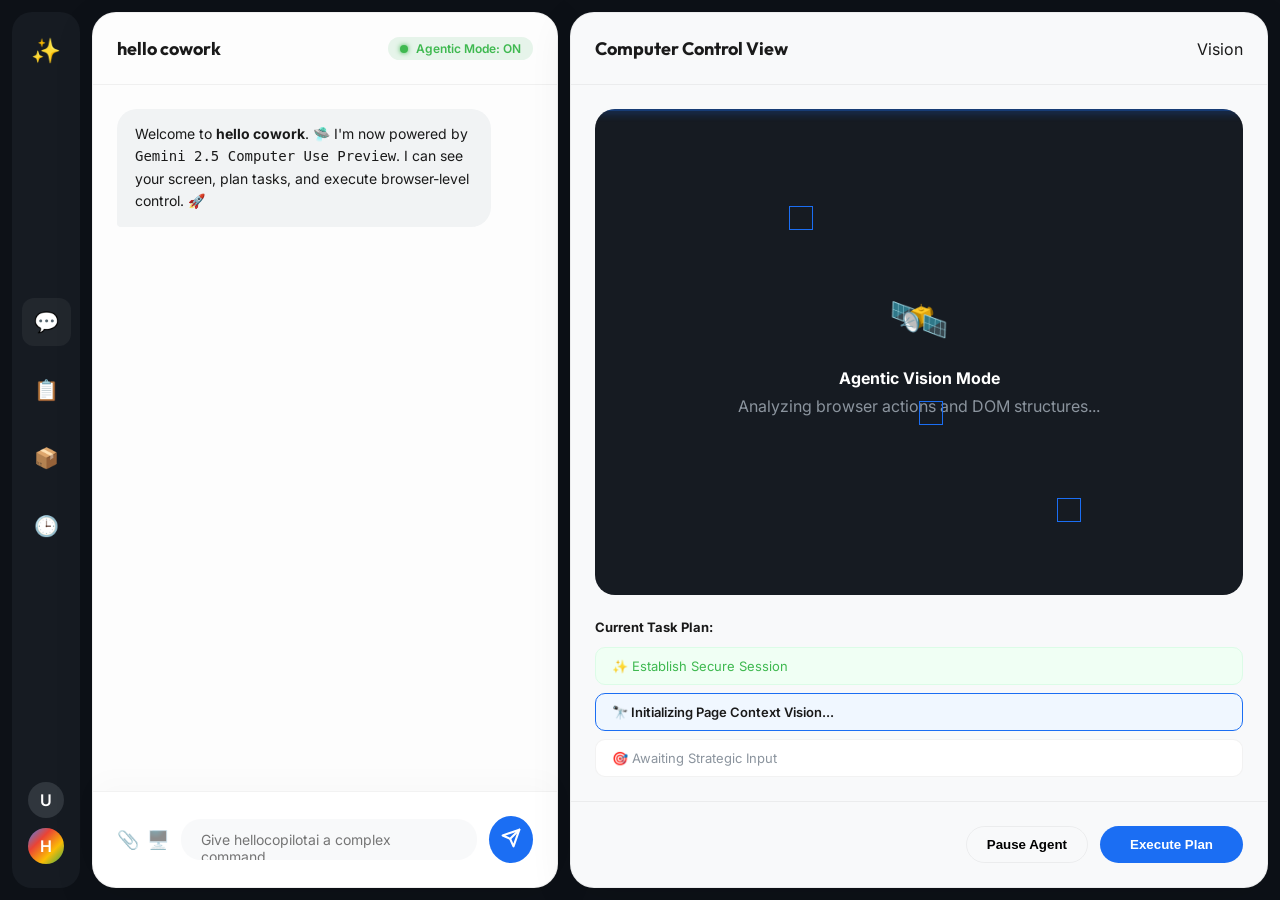
<file: cowork/index.html>
<!DOCTYPE html>
<html lang="en">
<head>
    <meta charset="UTF-8">
    <meta name="viewport" content="width=device-width, initial-scale=1.0">
    <title>hello cowork - Gemini 2.5 Edition</title>
    <link rel="preconnect" href="https://fonts.googleapis.com">
    <link rel="preconnect" href="https://fonts.gstatic.com" crossorigin>
    <link href="https://fonts.googleapis.com/css2?family=Outfit:wght@300;400;500;600;700&family=Inter:wght@300;400;500;600&display=swap" rel="stylesheet">
    <link rel="stylesheet" href="style.css">
</head>
<body>
    <div class="cowork-container">
        <!-- Explorer Sidebar -->
        <aside class="sidebar">
            <div class="sidebar-logo">
                <div class="logo-spark">✨</div>
            </div>
            <div class="sidebar-nav">
                <div class="nav-item active" title="Shared Stream">💬</div>
                <div class="nav-item" title="Task Planner">📋</div>
                <div class="nav-item" title="Assets">📦</div>
                <div class="nav-item" title="History">🕒</div>
            </div>
            <div class="sidebar-footer">
                <div class="avatar-group">
                    <div class="avatar">U</div>
                    <div class="avatar ai">H</div>
                </div>
            </div>
        </aside>

        <!-- Dynamic Workspace (Chat + Agent Output) -->
        <main class="workspace">
            <!-- Collaboration Stream (Left Panel) -->
            <section class="stream-panel">
                <div class="panel-header">
                    <h2>hello cowork</h2>
                    <div class="status-badge">
                        <span class="pulse"></span>
                        Agentic Mode: ON
                    </div>
                </div>
                <div class="messages-container" id="messages-container">
                    <div class="message bot">
                        <div class="bubble">
                            Welcome to <strong>hello cowork</strong>. 🛸 I'm now powered by <code>Gemini 2.5 Computer Use Preview</code>. 
                            I can see your screen, plan tasks, and execute browser-level control. 🚀
                        </div>
                    </div>
                </div>
                <div class="input-area">
                    <div class="input-tools">
                        <button id="add-btn" title="Upload file/image">📎</button>
                        <button id="screen-btn" title="Capture screen">🖥️</button>
                    </div>
                    <textarea id="chat-input" placeholder="Give hellocopilotai a complex command..." rows="1"></textarea>
                    <button id="send-btn" class="send-btn">
                        <svg width="20" height="20" viewBox="0 0 24 24" fill="none" stroke="currentColor" stroke-width="2.5" stroke-linecap="round" stroke-linejoin="round"><line x1="22" y1="2" x2="11" y2="13"/><polygon points="22 2 15 22 11 13 2 9 22 2"/></svg>
                    </button>
                </div>
            </section>

            <!-- Computer Use Control Center (Right Panel) -->
            <section class="control-center">
                <div class="panel-header">
                    <h3>Computer Control View</h3>
                    <div class="control-toggles">
                        <span class="toggle-label">Vision</span>
                        <div class="toggle active"></div>
                    </div>
                </div>
                <div class="view-viewport">
                    <div class="vision-overlay">
                        <div class="scanning-beam"></div>
                        <div class="marker m1"></div>
                        <div class="marker m2"></div>
                        <div class="marker m3"></div>
                    </div>
                    <div class="viewport-placeholder">
                        <div class="placeholder-content">
                            <div class="icon">🛰️</div>
                            <h4>Agentic Vision Mode</h4>
                            <p>Analyzing browser actions and DOM structures...</p>
                        </div>
                    </div>
                </div>
                <div class="execution-log">
                    <h4>Current Task Plan:</h4>
                    <ul id="task-list">
                        <li class="completed">✨ Establish Secure Session</li>
                        <li class="active">🔭 Initializing Page Context Vision...</li>
                        <li class="pending">🎯 Awaiting Strategic Input</li>
                    </ul>
                </div>
                <div class="action-footer">
                    <button class="btn-action">Pause Agent</button>
                    <button class="btn-primary">Execute Plan</button>
                </div>
            </section>
        </main>
    </div>
    <script src="app.js" type="module"></script>
</body>
</html>
</file>
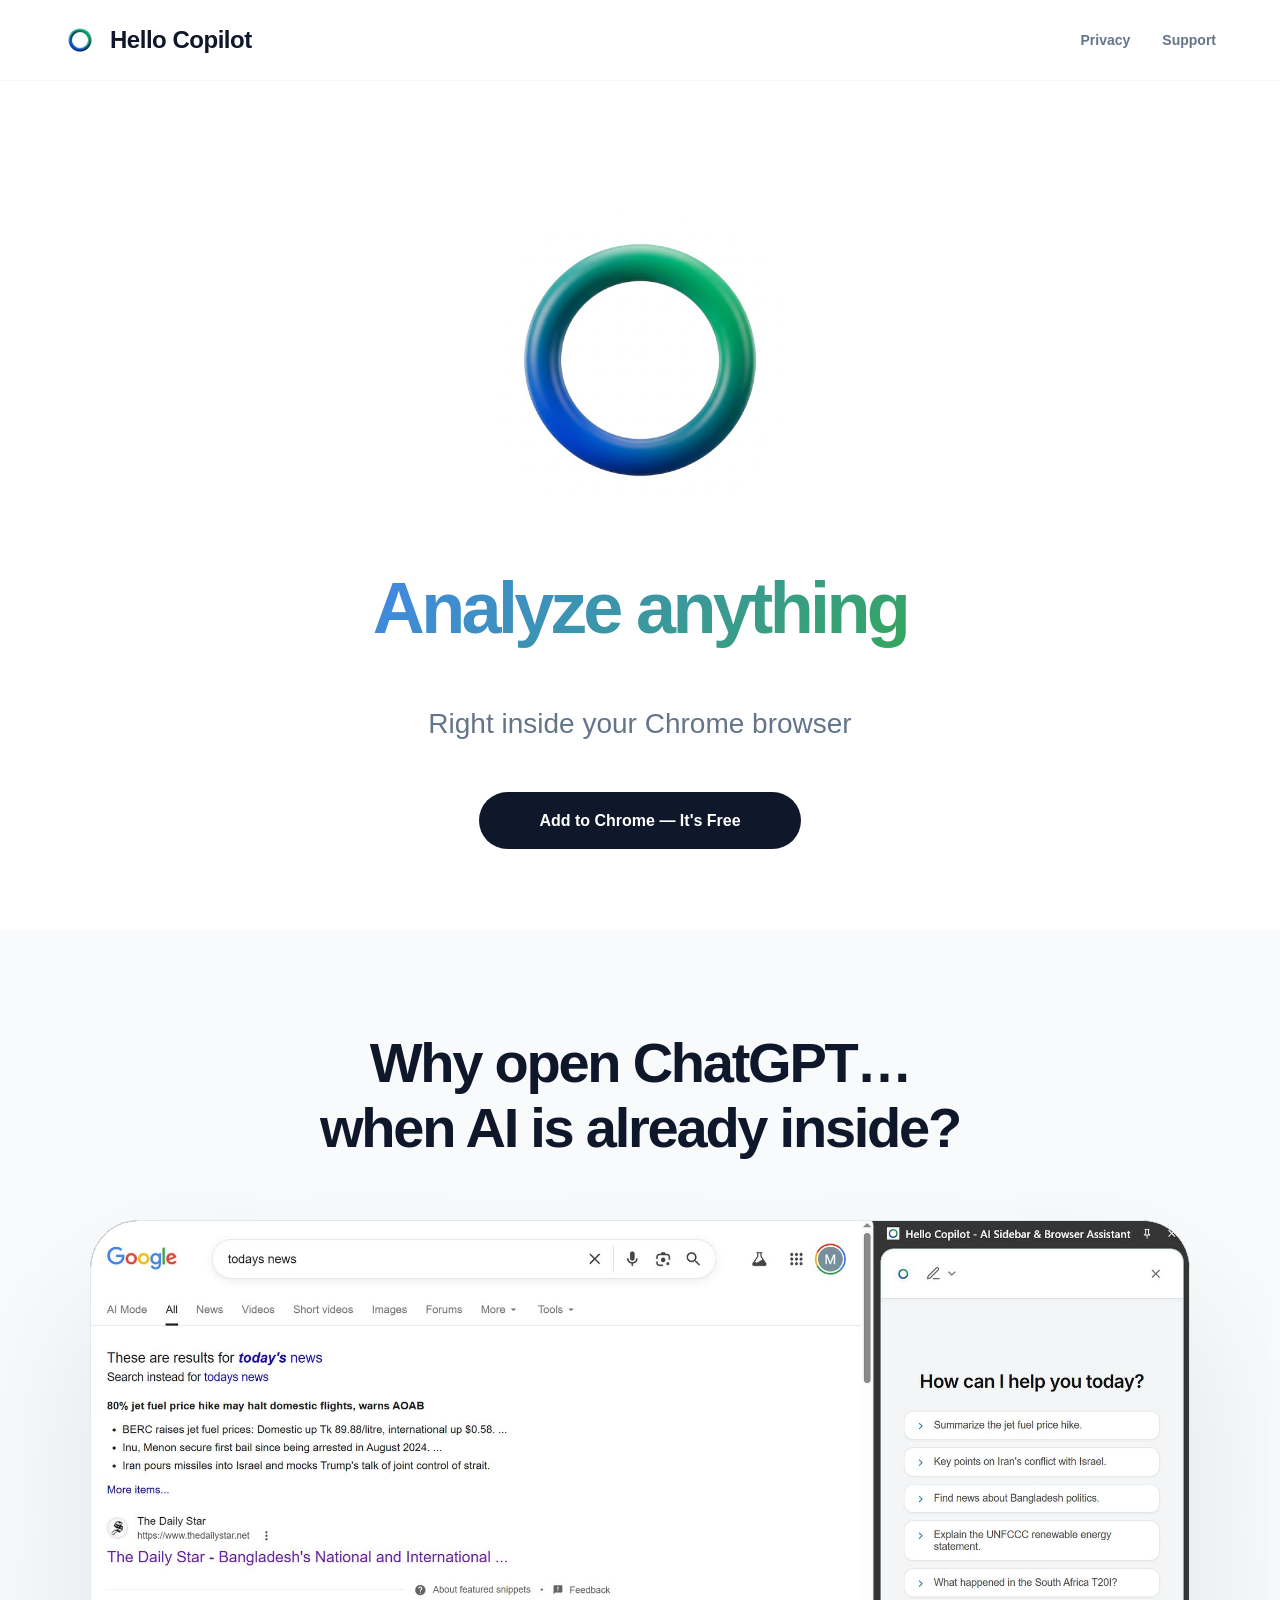
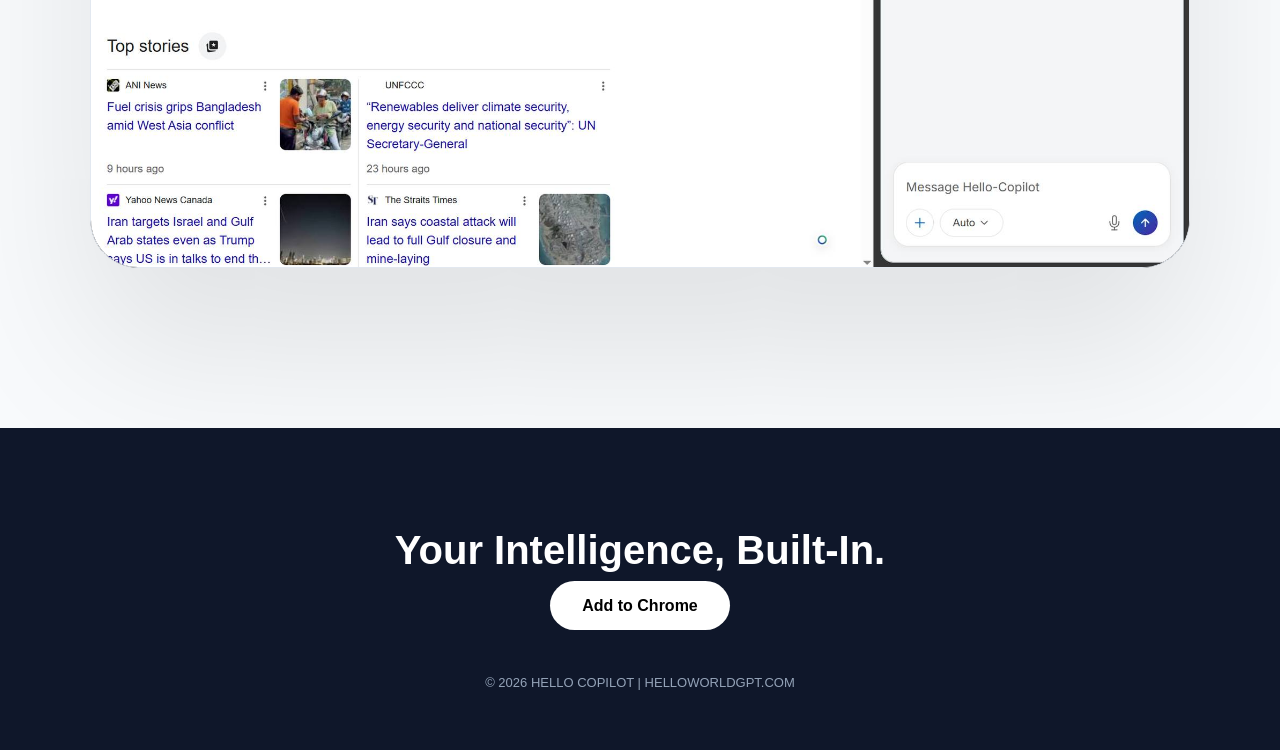
<file: hellocopilot/index.html>
<!DOCTYPE html>
<html lang="en">

<head>
    <meta charset="UTF-8">
    <meta name="viewport" content="width=device-width, initial-scale=1.0">
    <title>Privacy & Compliance | Hello Copilot</title>
    <link rel="canonical" href="https://helloworldgpt.com/hellocopilot/privacy">
    <meta name="description"
        content="Hello Copilot is built with a Privacy First architecture. Localized PII scrubbing (v5.0.2 blueprint) ensures your data remains in your browser.">
    <meta name="robots" content="index, follow">
    <style>
        :root {
            --bg: #FFFFFF;
            --surface: #F8FAFC;
            --text-primary: #0F172A;
            --text-secondary: #64748B;
            --accent: #4285F4;
            --copilot-grad: linear-gradient(135deg, #4285F4 0%, #34A853 100%);
            --border: #E2E8F0;
            --radius-xl: 48px;
            --radius-lg: 24px;
            --font-main: 'Inter', sans-serif;
            --font-title: 'Outfit', sans-serif;
        }

        * {
            margin: 0;
            padding: 0;
            box-sizing: border-box;
        }

        body {
            font-family: var(--font-main);
            background-color: var(--bg);
            color: var(--text-primary);
            overflow-x: hidden;
            -webkit-font-smoothing: antialiased;
        }

        /* ═══ NAVIGATION ═══ */
        nav {
            padding: 24px 5%;
            display: flex;
            justify-content: space-between;
            align-items: center;
            position: fixed;
            top: 0;
            width: 100%;
            z-index: 2000;
            background: rgba(255, 255, 255, 0.85);
            backdrop-filter: blur(12px);
            border-bottom: 1px solid rgba(0, 0, 0, 0.03);
        }

        .logo {
            display: flex;
            align-items: center;
            gap: 14px;
            text-decoration: none;
            color: var(--text-primary);
            font-family: var(--font-title);
            font-weight: 700;
            font-size: 1.5rem;
            letter-spacing: -0.02em;
        }

        .logo-img {
            height: 32px;
            width: auto;
            border-radius: 50%;
        }

        /* ═══ ANIMATED HERO (The New Prismatic Circle) ═══ */
        .animated-hero {
            padding: 200px 5% 100px;
            text-align: center;
            display: flex;
            flex-direction: column;
            align-items: center;
            gap: 48px;
        }

        .torus-container {
            position: relative;
            width: 320px;
            height: 320px;
            display: flex;
            align-items: center;
            justify-content: center;
            perspective: 1000px;
        }

        .torus-img {
            width: 100%;
            height: 100%;
            object-fit: contain;
            border-radius: 50%;
            animation: torus-spin 8s linear infinite;
            transform-style: preserve-3d;
        }

        @keyframes torus-spin {
            from {
                transform: rotateY(0deg);
            }

            to {
                transform: rotateY(360deg);
            }
        }

        .dynamic-text-wrap {
            height: 80px;
            overflow: hidden;
            text-align: center;
        }

        .dynamic-text-item {
            font-family: var(--font-title);
            font-size: 4.5rem;
            font-weight: 700;
            letter-spacing: -0.05em;
            line-height: 80px;
            animation: text-cycle 12s infinite;
            background: var(--copilot-grad);
            -webkit-background-clip: text;
            -webkit-text-fill-color: transparent;
        }

        @keyframes text-cycle {

            0%,
            15% {
                transform: translateY(0);
            }

            20%,
            35% {
                transform: translateY(-80px);
            }

            40%,
            55% {
                transform: translateY(-160px);
            }

            60%,
            75% {
                transform: translateY(-240px);
            }

            80%,
            95% {
                transform: translateY(-320px);
            }

            100% {
                transform: translateY(-400px);
            }
        }

        .hero-sub {
            font-size: 1.75rem;
            font-weight: 500;
            color: var(--text-secondary);
            margin-top: 12px;
            font-family: var(--font-title);
        }

        /* ═══ CHALLENGE SECTION ═══ */
        .challenge {
            padding: 100px 5%;
            text-align: center;
            background: #F8FAFC;
        }

        .challenge h2 {
            font-family: var(--font-title);
            font-size: 3.5rem;
            font-weight: 700;
            margin-bottom: 32px;
            letter-spacing: -0.04em;
        }

        .challenge-img-wrap {
            max-width: 1100px;
            margin: 60px auto;
            border-radius: var(--radius-xl);
            overflow: hidden;
            box-shadow: 0 80px 160px rgba(0, 0, 0, 0.1);
            border: 1px solid var(--border);
            background: #000;
        }

        .challenge-img {
            width: 100%;
            display: block;
        }

        footer {
            padding: 100px 5% 60px;
            text-align: center;
            background: #0F172A;
            color: #fff;
        }

        @media (max-width: 768px) {
            .dynamic-text-item {
                font-size: 2.5rem;
            }

            .torus-container {
                width: 240px;
                height: 240px;
            }

            .challenge h2 {
                font-size: 2.25rem;
            }
        }
    </style>
</head>

<body>

    <nav>
        <a href="#" class="logo">
            <img src="prismatic_circle.png" alt="Hello Copilot Logo" class="logo-img">
            <span>Hello Copilot</span>
        </a>
        <div class="nav-links" style="display:flex; gap:32px; font-weight:600; font-size:14px;">
            <a href="hello_copilot_privacy.html" style="text-decoration:none; color:var(--text-secondary);">Privacy</a>
            <a href="mailto:info@helloworldgpt.com"
                style="text-decoration:none; color:var(--text-secondary);">Support</a>
        </div>
    </nav>

    <div class="animated-hero">
        <div class="torus-container">
            <!-- THE NEW PRISMATIC CIRCLE -->
            <img src="prismatic_circle.png" class="torus-img" alt="Hello Copilot Active Circle">
        </div>

        <div class="dynamic-text-wrap">
            <div class="dynamic-text-item">Analyze anything</div>
            <div class="dynamic-text-item">Summarize anything</div>
            <div class="dynamic-text-item">Read anything</div>
            <div class="dynamic-text-item">Faster Better</div>
            <div class="dynamic-text-item">Hello Copilot</div>
        </div>

        <p class="hero-sub">Right inside your Chrome browser</p>

        <div style="margin-top: 24px;">
            <a href="#" class="btn btn-primary"
                style="padding: 20px 60px; border-radius:100px; background:var(--text-primary); color:#fff; text-decoration:none; font-weight:600;">Add
                to Chrome — It's Free</a>
        </div>
    </div>

    <!-- MAIN PRODUCT ANCHOR -->
    <div class="challenge">
        <h2>Why open ChatGPT… <br>when AI is already <span>inside</span>?</h2>
        <div class="challenge-img-wrap">
            <img src="youtube_demo.png" class="challenge-img" alt="Hello Copilot Omniscient Interface">
        </div>
    </div>

    <footer>
        <h2 style="font-family: var(--font-title); font-size: 2.5rem; margin-bottom: 24px;">Your Intelligence, Built-In.
        </h2>
        <a href="#" class="btn btn-primary"
            style="background:#fff; color:#000; padding:16px 32px; text-decoration:none; border-radius:100px; font-weight:600;">Add
            to Chrome</a>
        <div style="color: #94A3B8; font-size: 13px; margin-top: 60px;">
            &copy; 2026 HELLO COPILOT | HELLOWORLDGPT.COM
        </div>
    </footer>

</body>

</html>
</file>
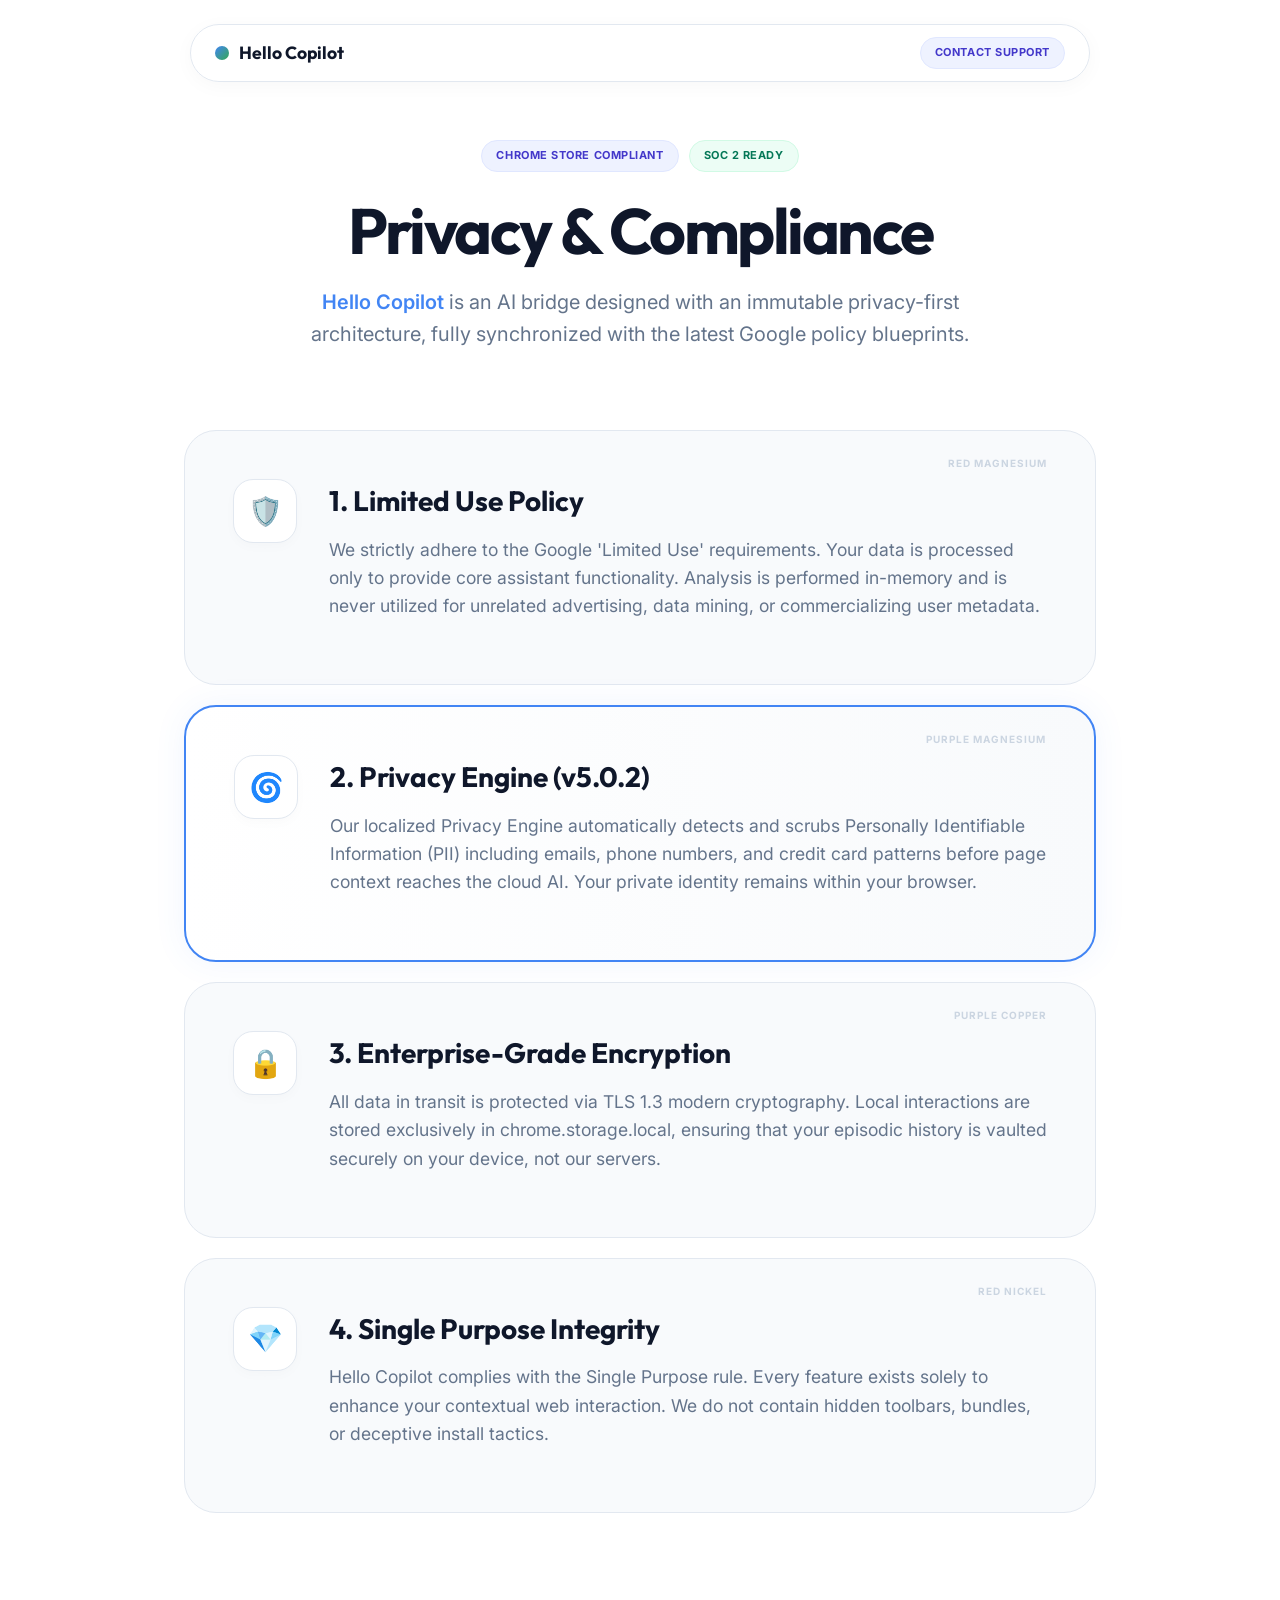
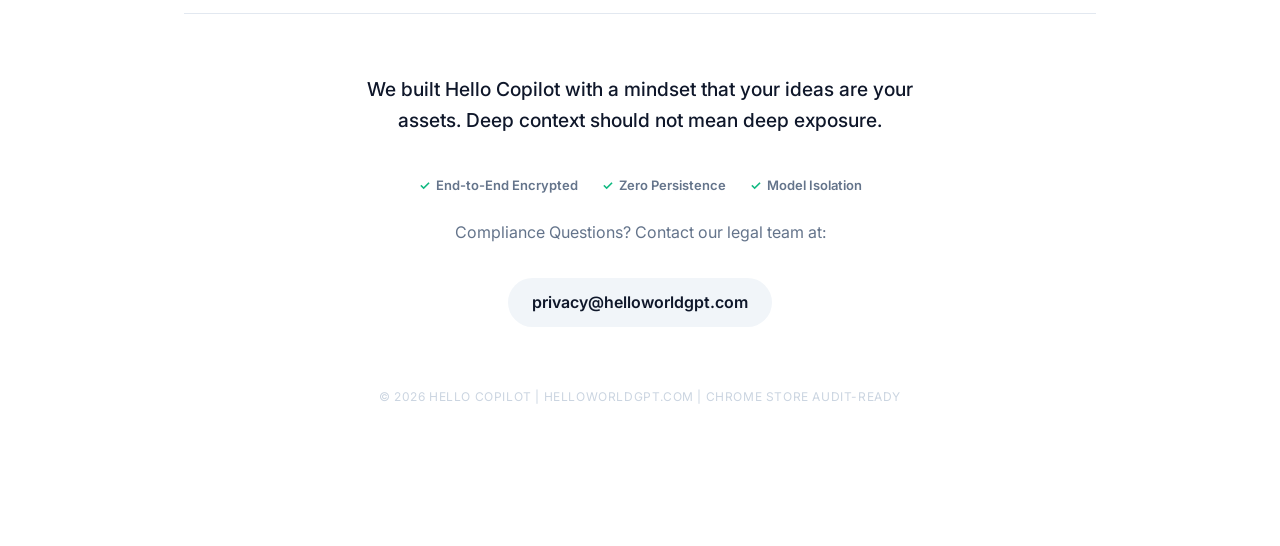
<file: hellocopilot/privacy/index.html>
<!DOCTYPE html>
<html lang="en">

<head>
    <meta charset="UTF-8">
    <meta name="viewport" content="width=device-width, initial-scale=1.0">
    <title>Privacy & Compliance | Hello Copilot</title>
    <link rel="preconnect" href="https://fonts.googleapis.com">
    <link rel="preconnect" href="https://fonts.gstatic.com" crossorigin>
    <link
        href="https://fonts.googleapis.com/css2?family=Inter:wght@400;500;600&family=Outfit:wght@400;500;600;700&display=swap"
        rel="stylesheet">
    <style>
        :root {
            --bg: #FFFFFF;
            --surface: #F8FAFC;
            --text-primary: #0F172A;
            --text-secondary: #64748B;
            --accent: #4285F4;
            --success: #10B981;
            --border: #E2E8F0;
            --radius-xl: 32px;
            --radius-lg: 20px;
            --font-main: 'Inter', sans-serif;
            --font-title: 'Outfit', sans-serif;
        }

        * {
            margin: 0;
            padding: 0;
            box-sizing: border-box;
        }

        body {
            font-family: var(--font-main);
            background-color: var(--bg);
            color: var(--text-primary);
            line-height: 1.6;
            -webkit-font-smoothing: antialiased;
            overflow-x: hidden;
        }

        .container {
            max-width: 960px;
            margin: 0 auto;
            padding: 80px 24px;
        }

        /* ═══ TOP NAVIGATION STYLE ═══ */
        nav {
            position: fixed;
            top: 24px;
            left: 50%;
            transform: translateX(-50%);
            width: calc(100% - 48px);
            max-width: 900px;
            background: rgba(255, 255, 255, 0.8);
            backdrop-filter: blur(12px);
            border: 1px solid var(--border);
            padding: 12px 24px;
            border-radius: 100px;
            display: flex;
            justify-content: space-between;
            align-items: center;
            z-index: 1000;
            box-shadow: 0 4px 20px rgba(0, 0, 0, 0.03);
        }

        .logo {
            display: flex;
            align-items: center;
            gap: 10px;
            text-decoration: none;
            color: var(--text-primary);
            font-family: var(--font-title);
            font-weight: 700;
            font-size: 1.1rem;
        }

        .logo-dot {
            width: 14px;
            height: 14px;
            border-radius: 50%;
            background: linear-gradient(135deg, #4285F4, #34A853);
        }

        /* ═══ HERO SECTION ═══ */
        .hero {
            text-align: center;
            margin-bottom: 80px;
            padding-top: 60px;
        }

        .badges {
            display: flex;
            justify-content: center;
            gap: 10px;
            margin-bottom: 24px;
        }

        .badge {
            font-size: 11px;
            font-weight: 700;
            letter-spacing: 0.05em;
            padding: 6px 14px;
            border-radius: 20px;
            text-transform: uppercase;
        }

        .badge-primary {
            background: #EEF2FF;
            color: #4338CA;
            border: 1px solid #E0E7FF;
        }

        .badge-success {
            background: #ECFDF5;
            color: #047857;
            border: 1px solid #D1FAE5;
        }

        h1 {
            font-family: var(--font-title);
            font-size: 4rem;
            font-weight: 700;
            letter-spacing: -0.04em;
            margin-bottom: 20px;
            line-height: 1.1;
        }

        .subtitle {
            font-size: 1.25rem;
            color: var(--text-secondary);
            max-width: 700px;
            margin: 0 auto;
        }

        .subtitle span {
            color: var(--accent);
            font-weight: 600;
        }

        /* ═══ COMPLIANCE GRID ═══ */
        .card-stack {
            display: flex;
            flex-direction: column;
            gap: 20px;
        }

        .card {
            background: var(--surface);
            border: 1px solid var(--border);
            border-radius: var(--radius-xl);
            padding: 48px;
            display: flex;
            gap: 32px;
            position: relative;
            transition: transform 0.3s ease, box-shadow 0.3s ease;
        }

        .card:hover {
            transform: translateY(-2px);
            box-shadow: 0 20px 40px rgba(0, 0, 0, 0.03);
        }

        .card-icon {
            width: 64px;
            height: 64px;
            background: #FFFFFF;
            border: 1px solid var(--border);
            border-radius: var(--radius-lg);
            display: flex;
            align-items: center;
            justify-content: center;
            font-size: 28px;
            flex-shrink: 0;
            box-shadow: 0 4px 12px rgba(0, 0, 0, 0.02);
        }

        .card-content h2 {
            font-family: var(--font-title);
            font-size: 1.75rem;
            margin-bottom: 12px;
            font-weight: 700;
        }

        .card-content p {
            font-size: 1.1rem;
            color: var(--text-secondary);
            margin-bottom: 16px;
        }

        .compliance-id {
            position: absolute;
            top: 24px;
            right: 48px;
            font-size: 10px;
            font-weight: 700;
            color: #CBD5E1;
            letter-spacing: 0.1em;
            text-transform: uppercase;
        }

        /* ═══ PRIVACY ENGINE HIGHLIGHT ═══ */
        .engine-card {
            background: linear-gradient(to right, #ffffff, #F8FAFC);
            border: 2px solid var(--accent);
            box-shadow: 0 0 32px rgba(66, 133, 244, 0.08);
        }

        /* ═══ FOOTER ═══ */
        footer {
            margin-top: 100px;
            border-top: 1px solid var(--border);
            padding: 60px 0;
            text-align: center;
        }

        .commitment-text {
            font-size: 1.2rem;
            max-width: 600px;
            margin: 0 auto 40px;
            color: var(--text-primary);
            font-weight: 500;
        }

        .footer-badges {
            display: flex;
            justify-content: center;
            gap: 24px;
            margin-bottom: 24px;
            font-size: 13px;
            font-weight: 600;
            color: var(--text-secondary);
        }

        .f-badge::before {
            content: '✓';
            color: var(--success);
            margin-right: 6px;
        }

        .legal-email {
            display: inline-block;
            background: #F1F5F9;
            padding: 12px 24px;
            border-radius: 100px;
            color: var(--text-primary);
            text-decoration: none;
            font-weight: 600;
            transition: background 0.2s;
        }

        .legal-email:hover {
            background: #E2E8F0;
        }

        @media (max-width: 768px) {
            h1 {
                font-size: 2.75rem;
            }

            .card {
                flex-direction: column;
                padding: 32px;
                gap: 20px;
            }

            nav .logo-text {
                display: none;
            }
        }
    </style>
</head>

<body>

    <nav>
        <a href="/" class="logo">
            <div class="logo-dot"></div>
            <span class="logo-text">Hello Copilot</span>
        </a>
        <a href="mailto:privacy@helloworldgpt.com" class="badge badge-primary" style="text-decoration: none;">Contact
            Support</a>
    </nav>

    <div class="container">

        <header class="hero">
            <div class="badges">
                <span class="badge badge-primary">Chrome Store Compliant</span>
                <span class="badge badge-success">SOC 2 Ready</span>
            </div>
            <h1>Privacy & Compliance</h1>
            <p class="subtitle"><span>Hello Copilot</span> is an AI bridge designed with an immutable privacy-first
                architecture, fully synchronized with the latest Google policy blueprints.</p>
        </header>

        <div class="card-stack">

            <!-- LIMITED USE -->
            <div class="card">
                <span class="compliance-id">Red Magnesium</span>
                <div class="card-icon">🛡️</div>
                <div class="card-content">
                    <h2>1. Limited Use Policy</h2>
                    <p>We strictly adhere to the Google 'Limited Use' requirements. Your data is processed only to
                        provide core assistant functionality. Analysis is performed in-memory and is never utilized for
                        unrelated advertising, data mining, or commercializing user metadata.</p>
                </div>
            </div>

            <!-- PRIVACY ENGINE -->
            <div class="card engine-card">
                <span class="compliance-id">Purple Magnesium</span>
                <div class="card-icon">🌀</div>
                <div class="card-content">
                    <h2>2. Privacy Engine (v5.0.2)</h2>
                    <p>Our localized Privacy Engine automatically detects and scrubs Personally Identifiable Information
                        (PII) including emails, phone numbers, and credit card patterns before page context reaches the
                        cloud AI. Your private identity remains within your browser.</p>
                </div>
            </div>

            <!-- ENCRYPTION -->
            <div class="card">
                <span class="compliance-id">Purple Copper</span>
                <div class="card-icon">🔒</div>
                <div class="card-content">
                    <h2>3. Enterprise-Grade Encryption</h2>
                    <p>All data in transit is protected via TLS 1.3 modern cryptography. Local interactions are stored
                        exclusively in chrome.storage.local, ensuring that your episodic history is vaulted securely on
                        your device, not our servers.</p>
                </div>
            </div>

            <!-- SINGLE PURPOSE -->
            <div class="card">
                <span class="compliance-id">Red Nickel</span>
                <div class="card-icon">💎</div>
                <div class="card-content">
                    <h2>4. Single Purpose Integrity</h2>
                    <p>Hello Copilot complies with the Single Purpose rule. Every feature exists solely to enhance your
                        contextual web interaction. We do not contain hidden toolbars, bundles, or deceptive install
                        tactics.</p>
                </div>
            </div>

        </div>

        <footer>
            <p class="commitment-text">We built Hello Copilot with a mindset that your ideas are your assets. Deep
                context should not mean deep exposure.</p>

            <div class="footer-badges">
                <span class="f-badge">End-to-End Encrypted</span>
                <span class="f-badge">Zero Persistence</span>
                <span class="f-badge">Model Isolation</span>
            </div>

            <p style="margin-bottom: 32px; color: var(--text-secondary);">Compliance Questions? Contact our legal team
                at:</p>
            <a href="mailto:privacy@helloworldgpt.com" class="legal-email">privacy@helloworldgpt.com</a>

            <div style="margin-top: 60px; font-size: 12px; color: #CBD5E1; letter-spacing: 0.05em;">
                &copy; 2026 HELLO COPILOT | HELLOWORLDGPT.COM | CHROME STORE AUDIT-READY
            </div>
        </footer>

    </div>

</body>

</html>
</file>
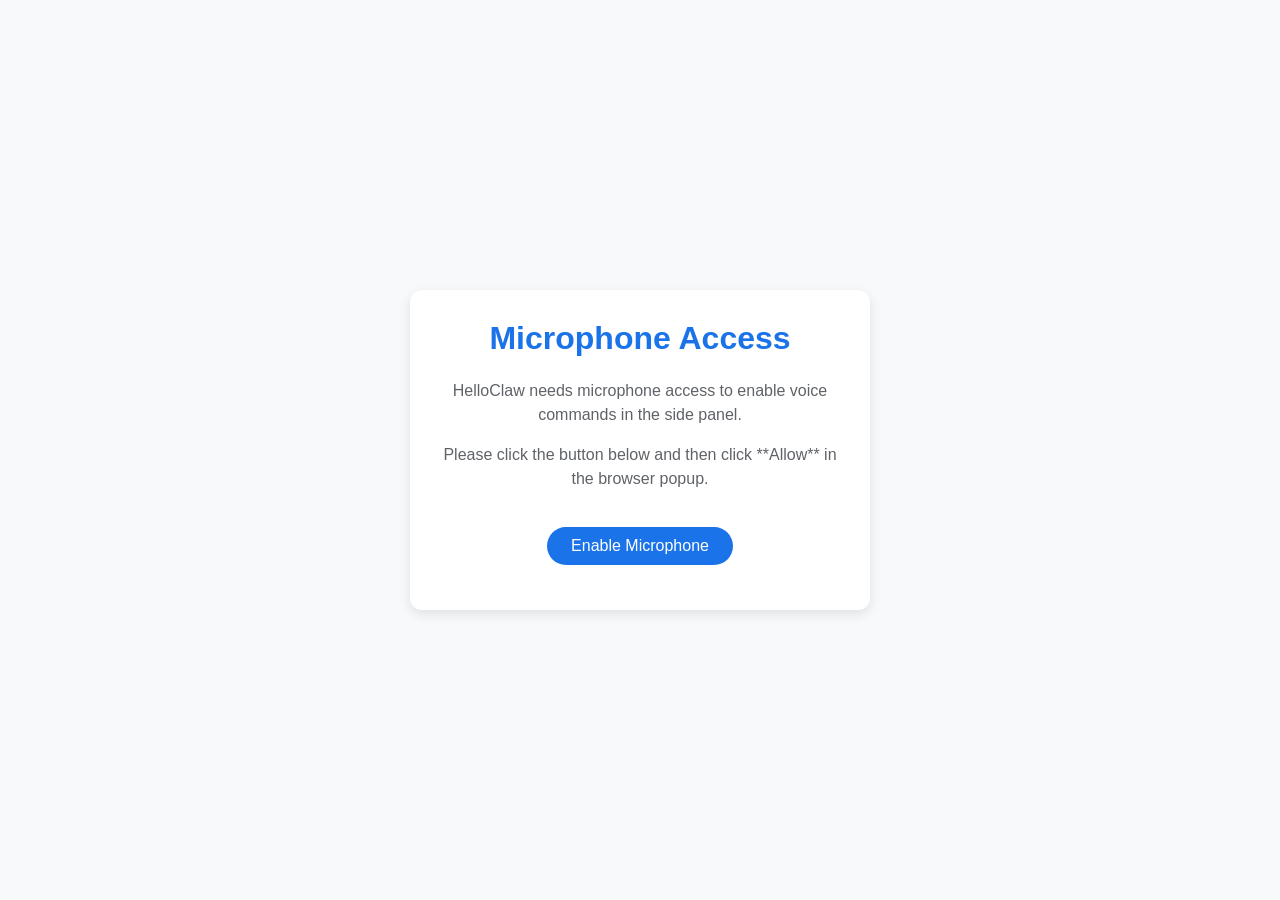
<file: permission.html>
<!DOCTYPE html>
<html>

<head>
    <title>Allow Microphone - HelloClaw</title>
    <style>
        body {
            font-family: 'Segoe UI', Tahoma, Geneva, Verdana, sans-serif;
            display: flex;
            flex-direction: column;
            align-items: center;
            justify-content: center;
            height: 100vh;
            margin: 0;
            background-color: #f8f9fa;
        }

        .card {
            background: white;
            padding: 30px;
            border-radius: 12px;
            box-shadow: 0 4px 12px rgba(0, 0, 0, 0.1);
            text-align: center;
            max-width: 400px;
        }

        h1 {
            color: #1a73e8;
            margin-top: 0;
        }

        p {
            color: #5f6368;
            line-height: 1.5;
        }

        .btn {
            background-color: #1a73e8;
            color: white;
            border: none;
            padding: 10px 24px;
            border-radius: 20px;
            font-size: 16px;
            cursor: pointer;
            margin-top: 20px;
        }

        .btn:hover {
            background-color: #1557b0;
        }

        .status {
            margin-top: 15px;
            font-weight: 500;
        }
    </style>
</head>

<body>
    <div class="card">
        <h1>Microphone Access</h1>
        <p>HelloClaw needs microphone access to enable voice commands in the side panel.</p>
        <p>Please click the button below and then click **Allow** in the browser popup.</p>
        <button id="grant-btn" class="btn">Enable Microphone</button>
        <div id="status" class="status"></div>
    </div>
    <script src="permission.js"></script>
</body>

</html>
</file>
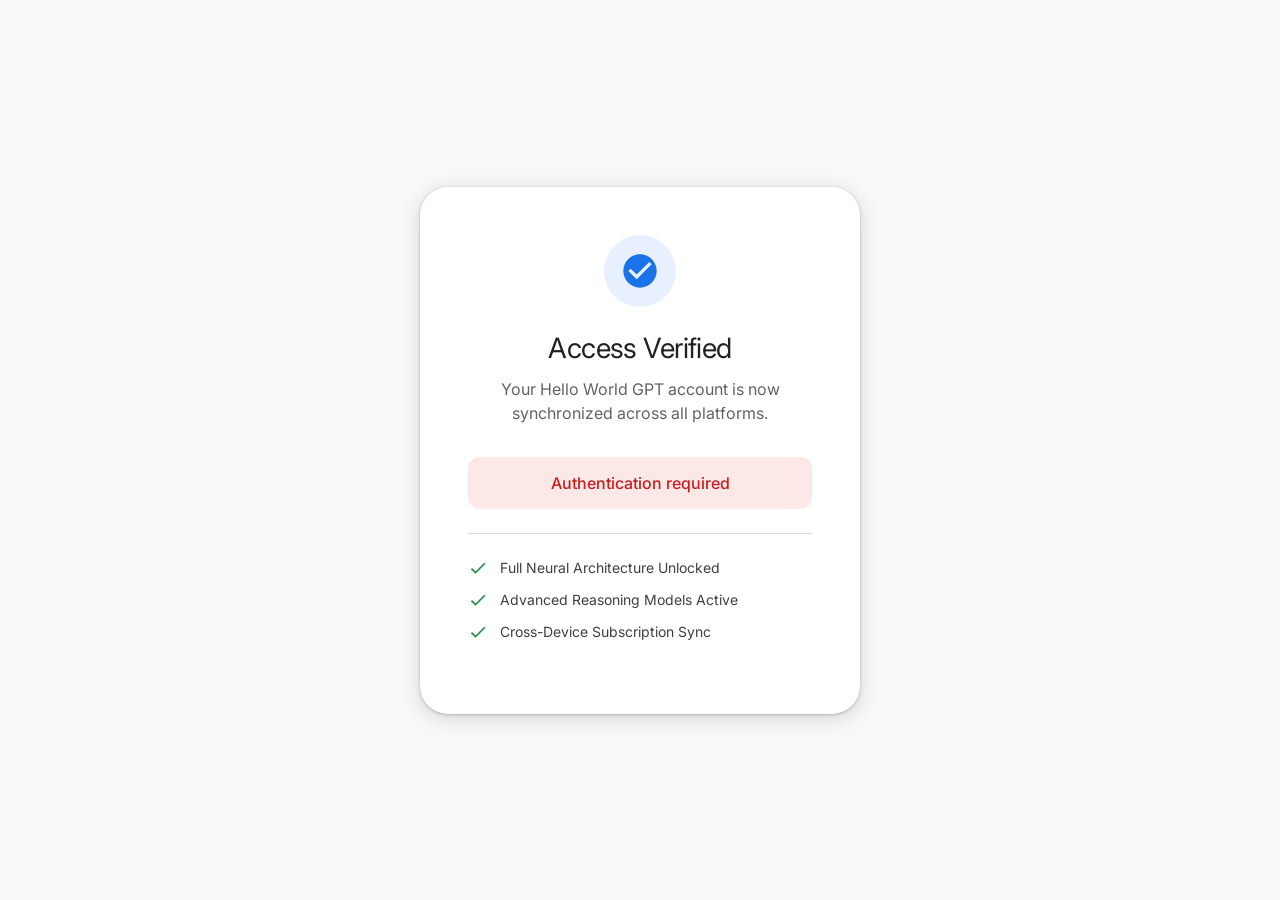
<file: pro-activated.html>
<!DOCTYPE html>
<html lang="en">

<head>
    <meta charset="UTF-8">
    <meta name="viewport" content="width=device-width, initial-scale=1.0">
    <title>Hello World GPT - Access Verified</title>
    <style>
        @import url('https://fonts.googleapis.com/css2?family=Google+Sans:wght@400;500;700&family=Outfit:wght@400;500;600;700&family=Inter:wght@400;500;600&display=swap');

        * {
            margin: 0;
            padding: 0;
            box-sizing: border-box;
        }

        body {
            font-family: 'Inter', 'Google Sans', sans-serif;
            background: #f8f9fa;
            min-height: 100vh;
            display: flex;
            align-items: center;
            justify-content: center;
            padding: 24px;
            color: #202124;
        }

        .container {
            background: white;
            border-radius: 28px;
            padding: 48px;
            max-width: 440px;
            width: 100%;
            box-shadow: 0 1px 3px rgba(60, 64, 67, 0.3), 0 4px 18px 3px rgba(60, 64, 67, 0.15);
            text-align: center;
            animation: slideUp 0.6s cubic-bezier(0.2, 0, 0, 1);
        }

        @keyframes slideUp {
            from {
                transform: translateY(20px);
                opacity: 0;
            }

            to {
                transform: translateY(0);
                opacity: 1;
            }
        }

        .icon-circle {
            width: 72px;
            height: 72px;
            background: #e8f0fe;
            border-radius: 50%;
            display: flex;
            align-items: center;
            justify-content: center;
            margin: 0 auto 24px;
        }

        .icon-circle svg {
            color: #1a73e8;
        }

        h1 {
            font-size: 28px;
            font-weight: 400;
            margin-bottom: 12px;
            letter-spacing: -0.02em;
        }

        p {
            font-size: 16px;
            color: #5f6368;
            line-height: 1.5;
            margin-bottom: 32px;
        }

        .status-box {
            padding: 16px;
            border-radius: 12px;
            background: #f1f3f4;
            display: flex;
            align-items: center;
            justify-content: center;
            gap: 12px;
            font-weight: 500;
            margin-bottom: 24px;
            transition: all 0.3s;
        }

        .status-box.success {
            background: #e6f4ea;
            color: #1e8e3e;
        }

        .loader {
            width: 20px;
            height: 20px;
            border: 3px solid #dadce0;
            border-top: 3px solid #1a73e8;
            border-radius: 50%;
            animation: spin 1s linear infinite;
        }

        @keyframes spin {
            to {
                transform: rotate(360deg);
            }
        }

        .feature-grid {
            display: grid;
            grid-template-columns: 1fr;
            gap: 12px;
            text-align: left;
            margin: 24px 0;
            border-top: 1px solid #dadce0;
            padding-top: 24px;
        }

        .feature-item {
            display: flex;
            align-items: center;
            gap: 12px;
            font-size: 14px;
            color: #3c4043;
        }

        .feature-item svg {
            color: #1e8e3e;
        }

        .btn-done {
            width: 100%;
            height: 48px;
            background: #1a73e8;
            color: white;
            border: none;
            border-radius: 24px;
            font-size: 16px;
            font-weight: 500;
            cursor: pointer;
            transition: background 0.2s;
            margin-top: 12px;
        }

        .btn-done:hover {
            background: #1765cc;
            box-shadow: 0 1px 3px rgba(60, 64, 67, 0.3);
        }
    </style>
</head>

<body>
    <div class="container">
        <div class="icon-circle">
            <svg width="40" height="40" viewBox="0 0 24 24" fill="currentColor">
                <path
                    d="M12 2C6.48 2 2 6.48 2 12s4.48 10 10 10 10-4.48 10-10S17.52 2 12 2zm-2 15l-5-5 1.41-1.41L10 14.17l7.59-7.59L19 8l-9 9z" />
            </svg>
        </div>
        <h1>Access Verified</h1>
        <p>Your Hello World GPT account is now synchronized across all platforms.</p>

        <div id="status" class="status-box">
            <div class="loader"></div>
            <span>Finalizing activation...</span>
        </div>

        <div class="feature-grid">
            <div class="feature-item">
                <svg width="20" height="20" viewBox="0 0 24 24" fill="currentColor">
                    <path d="M9 16.17L4.83 12l-1.42 1.41L9 19 21 7l-1.41-1.41L9 16.17z" />
                </svg>
                <span>Full Neural Architecture Unlocked</span>
            </div>
            <div class="feature-item">
                <svg width="20" height="20" viewBox="0 0 24 24" fill="currentColor">
                    <path d="M9 16.17L4.83 12l-1.42 1.41L9 19 21 7l-1.41-1.41L9 16.17z" />
                </svg>
                <span>Advanced Reasoning Models Active</span>
            </div>
            <div class="feature-item">
                <svg width="20" height="20" viewBox="0 0 24 24" fill="currentColor">
                    <path d="M9 16.17L4.83 12l-1.42 1.41L9 19 21 7l-1.41-1.41L9 16.17z" />
                </svg>
                <span>Cross-Device Subscription Sync</span>
            </div>
        </div>

        <button class="btn-done" id="doneBtn" style="display: none;">Continue to Dashboard</button>
    </div>

    <script src="lib/supabase.min.js"></script>
    <script>
        const SUPABASE_URL = 'https://asdkryvlvldcgolthnsq.supabase.co';
        const SUPABASE_ANON_KEY = 'eyJhbGciOiJIUzI1NiIsInR5cCI6IkpXVCJ9.eyJpc3MiOiJzdXBhYmFzZSIsInJlZiI6ImFzZGtyeXZsdmxkY2dvbHRobnNxIiwicm9sZSI6ImFub24iLCJpYXQiOjE3NjIwMTIxMTksImV4cCI6MjA3NzU4ODExOX0.z6WsmU1FU-MY-3MSERzw62zJKPqjvrP9USCBICSZa3s';

        const { createClient } = supabase;
        const supabaseClient = createClient(SUPABASE_URL, SUPABASE_ANON_KEY);

        async function init() {
            const statusBox = document.getElementById('status');
            const doneBtn = document.getElementById('doneBtn');

            try {
                const { data: { session }, error } = await supabaseClient.auth.getSession();

                if (error || !session) {
                    statusBox.innerHTML = '<span>Authentication required</span>';
                    statusBox.style.background = '#fde8e8';
                    statusBox.style.color = '#c81e1e';
                    return;
                }

                // Ensure profile exists in public.profiles for Stripe FDW Join
                await supabaseClient.from('profiles').upsert({
                    id: session.user.id,
                    email: session.user.email,
                    updated_at: new Date().toISOString()
                });

                // Communicate with extension background script
                const EXTENSION_ID = 'okccbohmicikjbgkgoaebcfhlpgodnni';
                chrome.runtime.sendMessage(EXTENSION_ID, {
                    action: 'external-auth-sync', // Use the new action handler we added
                    session: session
                }, (response) => {
                    statusBox.classList.add('success');
                    const urlParams = new URLSearchParams(window.location.search);
                    if (urlParams.get('flow') === 'checkout') {
                        statusBox.innerHTML = '<span>✅ Account Verified. Redirecting...</span>';
                        const checkoutUrl = new URL('https://buy.stripe.com/test_7sY8wPaLZ8Ln8iG2n68Ra00');
                        checkoutUrl.searchParams.append('client_reference_id', session.user.id);
                        checkoutUrl.searchParams.append('prefilled_email', session.user.email);
                        setTimeout(() => { window.location.href = checkoutUrl.toString(); }, 1500);
                    } else {
                        statusBox.innerHTML = '<span>✅ Successfully Activated</span>';
                        doneBtn.style.display = 'block';
                        doneBtn.onclick = () => window.close();
                        setTimeout(() => window.close(), 3000);
                    }
                });

            } catch (err) {
                console.error(err);
                statusBox.innerHTML = '<span>Activation error</span>';
            }
        }

        init();
    </script>
</body>

</html>
</file>
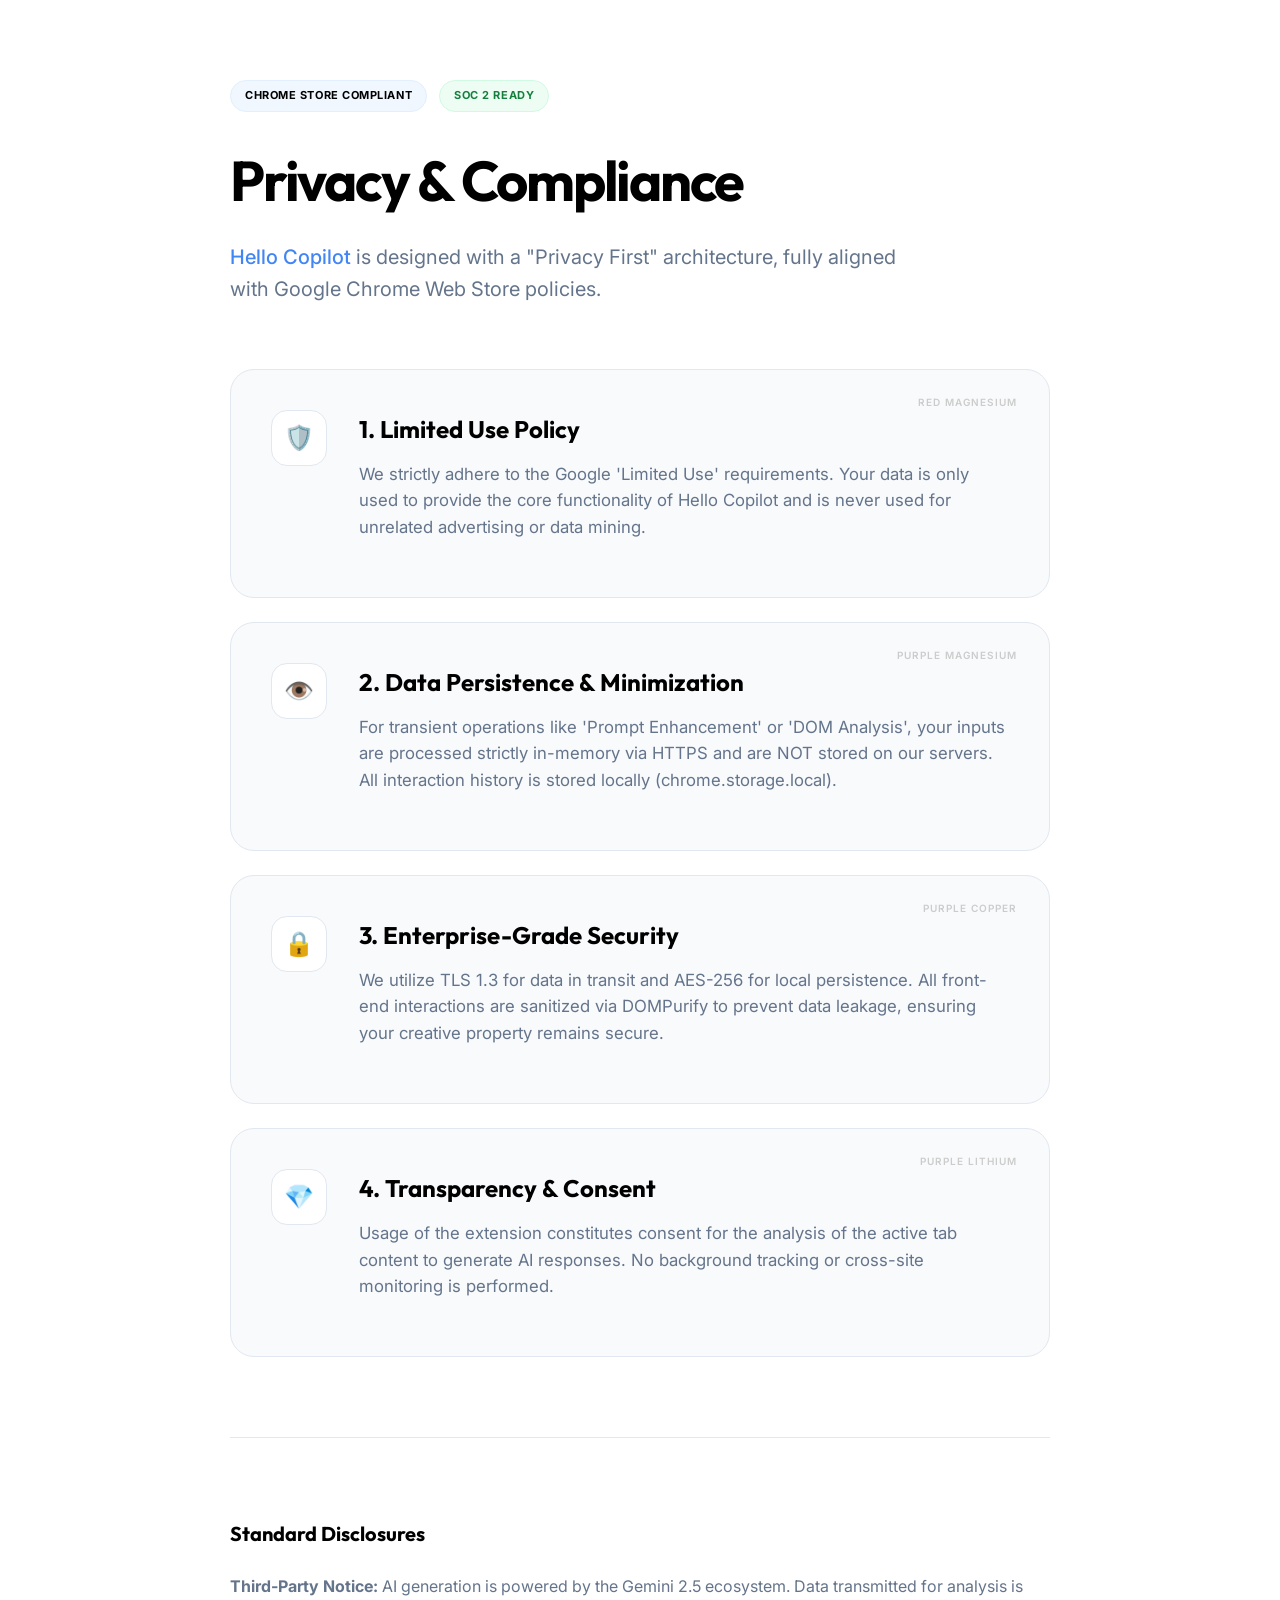
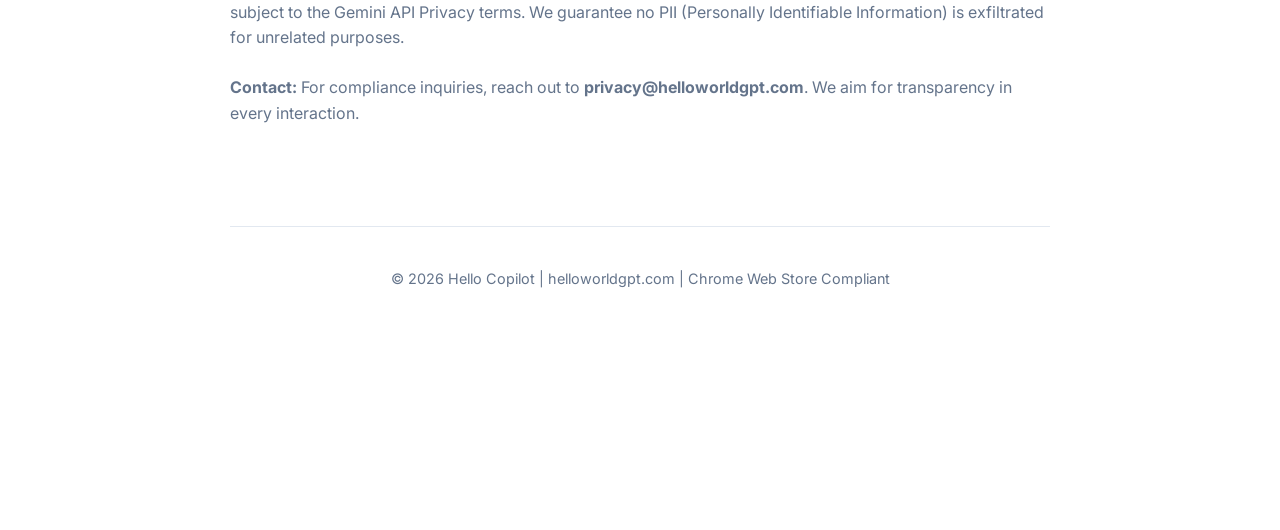
<file: docs/privacy_compliance.html>
<!DOCTYPE html>
<html lang="en">

<head>
    <meta charset="UTF-8">
    <meta name="viewport" content="width=device-width, initial-scale=1.0">
    <title>Privacy & Compliance | Hello Copilot</title>
    <link rel="preconnect" href="https://fonts.googleapis.com">
    <link rel="preconnect" href="https://fonts.gstatic.com" crossorigin>
    <link
        href="https://fonts.googleapis.com/css2?family=Inter:wght@400;500;600&family=Outfit:wght@400;500;600;700&display=swap"
        rel="stylesheet">
    <style>
        :root {
            --bg: #ffffff;
            --surface: #f8fafc;
            --text-primary: #0f172a;
            --text-secondary: #64748b;
            --accent: #0668E1;
            --border: #e2e8f0;
            --card-shadow: 0 4px 20px rgba(0, 0, 0, 0.05);
            --font-main: 'Inter', system-ui, -apple-system, sans-serif;
            --font-title: 'Outfit', sans-serif;
        }

        @media (prefers-color-scheme: dark) {
            :root {
                --bg: #ffffff;
                /* User requested visible high-contrast, keeping white base as per screenshot */
                --surface: #f8fafc;
                --text-primary: #0f172a;
                --text-secondary: #64748b;
                --border: #e2e8f0;
            }
        }

        * {
            margin: 0;
            padding: 0;
            box-sizing: border-box;
        }

        /* FIX: Ensure full page is scrollable */
        html,
        body {
            height: auto;
            min-height: 100%;
            overflow-x: hidden;
            overflow-y: auto;
        }

        body {
            font-family: var(--font-main);
            background-color: var(--bg);
            color: var(--text-primary);
            line-height: 1.6;
            -webkit-font-smoothing: antialiased;
            padding-bottom: 120px;
        }

        .container {
            max-width: 900px;
            margin: 80px auto;
            padding: 0 40px;
        }

        /* ═══ BADGES ═══ */
        .badge-group {
            display: flex;
            gap: 12px;
            margin-bottom: 24px;
        }

        .badge {
            font-size: 11px;
            font-weight: 700;
            text-transform: uppercase;
            padding: 6px 14px;
            border-radius: 20px;
            letter-spacing: 0.05em;
        }

        .badge-compliant {
            background: #f0f7ff;
            color: #000;
            border: 1px solid #e1effe;
        }

        .badge-soc2 {
            background: #eefdf4;
            color: #15803d;
            border: 1px solid #d1fae5;
        }

        /* ═══ HEADER ═══ */
        header {
            margin-bottom: 64px;
        }

        h1 {
            font-family: var(--font-title);
            font-size: 3.5rem;
            font-weight: 700;
            letter-spacing: -0.04em;
            margin-bottom: 16px;
            color: #000;
        }

        .subtitle {
            font-size: 1.25rem;
            color: var(--text-secondary);
            font-weight: 400;
            max-width: 700px;
        }

        .subtitle span {
            color: #4285F4;
            font-weight: 500;
        }

        /* ═══ COMPLIANCE CARDS ═══ */
        .compliance-grid {
            display: flex;
            flex-direction: column;
            gap: 24px;
        }

        .card {
            background: var(--surface);
            border: 1px solid var(--border);
            border-radius: 24px;
            padding: 40px;
            display: flex;
            gap: 32px;
            transition: transform 0.3s ease, box-shadow 0.3s ease;
            position: relative;
        }

        .card:hover {
            transform: translateY(-2px);
            box-shadow: var(--card-shadow);
        }

        .icon-box {
            width: 56px;
            height: 56px;
            border-radius: 16px;
            background: #fff;
            border: 1px solid var(--border);
            display: flex;
            align-items: center;
            justify-content: center;
            flex-shrink: 0;
            font-size: 24px;
        }

        .card-content h2 {
            font-family: var(--font-title);
            font-size: 1.5rem;
            font-weight: 700;
            margin-bottom: 12px;
            color: #000;
        }

        .card-content p {
            font-size: 1.05rem;
            color: var(--text-secondary);
            margin-bottom: 16px;
        }

        .compliance-id {
            position: absolute;
            top: 24px;
            right: 32px;
            font-size: 10px;
            font-weight: 600;
            color: #ccc;
            letter-spacing: 0.1em;
        }

        /* ═══ POLICY SECTIONS ═══ */
        .policy-details {
            margin-top: 80px;
            border-top: 1px solid var(--border);
            padding-top: 80px;
        }

        .policy-details h3 {
            font-family: var(--font-title);
            font-size: 1.25rem;
            margin-bottom: 24px;
            color: #000;
        }

        .policy-details p {
            margin-bottom: 24px;
            color: var(--text-secondary);
        }

        footer {
            margin-top: 100px;
            text-align: center;
            padding: 40px 0;
            border-top: 1px solid var(--border);
            color: var(--text-secondary);
            font-size: 0.9rem;
        }

        @media (max-width: 768px) {
            h1 {
                font-size: 2.5rem;
            }

            .card {
                flex-direction: column;
                gap: 20px;
                padding: 32px;
            }

            .container {
                padding: 0 24px;
            }
        }
    </style>
</head>

<body>

    <div class="container">
        <header>
            <div class="badge-group">
                <span class="badge badge-compliant">CHROME STORE COMPLIANT</span>
                <span class="badge badge-soc2">SOC 2 READY</span>
            </div>
            <h1>Privacy & Compliance</h1>
            <p class="subtitle"><span>Hello Copilot</span> is designed with a "Privacy First" architecture, fully
                aligned with Google Chrome Web Store policies.</p>
        </header>

        <div class="compliance-grid">

            <!-- 1. LIMITED USE -->
            <div class="card">
                <span class="compliance-id">RED MAGNESIUM</span>
                <div class="icon-box">🛡️</div>
                <div class="card-content">
                    <h2>1. Limited Use Policy</h2>
                    <p>We strictly adhere to the Google 'Limited Use' requirements. Your data is only used to provide
                        the core functionality of Hello Copilot and is never used for unrelated advertising or data
                        mining.</p>
                </div>
            </div>

            <!-- 2. DATA MINIMIZATION -->
            <div class="card">
                <span class="compliance-id">PURPLE MAGNESIUM</span>
                <div class="icon-box">👁️</div>
                <div class="card-content">
                    <h2>2. Data Persistence & Minimization</h2>
                    <p>For transient operations like 'Prompt Enhancement' or 'DOM Analysis', your inputs are processed
                        strictly in-memory via HTTPS and are NOT stored on our servers. All interaction history is
                        stored locally (chrome.storage.local).</p>
                </div>
            </div>

            <!-- 3. SECURITY -->
            <div class="card">
                <span class="compliance-id">PURPLE COPPER</span>
                <div class="icon-box">🔒</div>
                <div class="card-content">
                    <h2>3. Enterprise-Grade Security</h2>
                    <p>We utilize TLS 1.3 for data in transit and AES-256 for local persistence. All front-end
                        interactions are sanitized via DOMPurify to prevent data leakage, ensuring your creative
                        property remains secure.</p>
                </div>
            </div>

            <!-- 4. TRANSPARENCY -->
            <div class="card">
                <span class="compliance-id">PURPLE LITHIUM</span>
                <div class="icon-box">💎</div>
                <div class="card-content">
                    <h2>4. Transparency & Consent</h2>
                    <p>Usage of the extension constitutes consent for the analysis of the active tab content to generate
                        AI responses. No background tracking or cross-site monitoring is performed.</p>
                </div>
            </div>

        </div>

        <div class="policy-details">
            <h3>Standard Disclosures</h3>
            <p><strong>Third-Party Notice:</strong> AI generation is powered by the Gemini 2.5 ecosystem. Data
                transmitted for analysis is subject to the Gemini API Privacy terms. We guarantee no PII (Personally
                Identifiable Information) is exfiltrated for unrelated purposes.</p>
            <p><strong>Contact:</strong> For compliance inquiries, reach out to
                <strong>privacy@helloworldgpt.com</strong>. We aim for transparency in every interaction.</p>
        </div>

        <footer>
            &copy; 2026 Hello Copilot | helloworldgpt.com | Chrome Web Store Compliant
        </footer>
    </div>

</body>

</html>
</file>
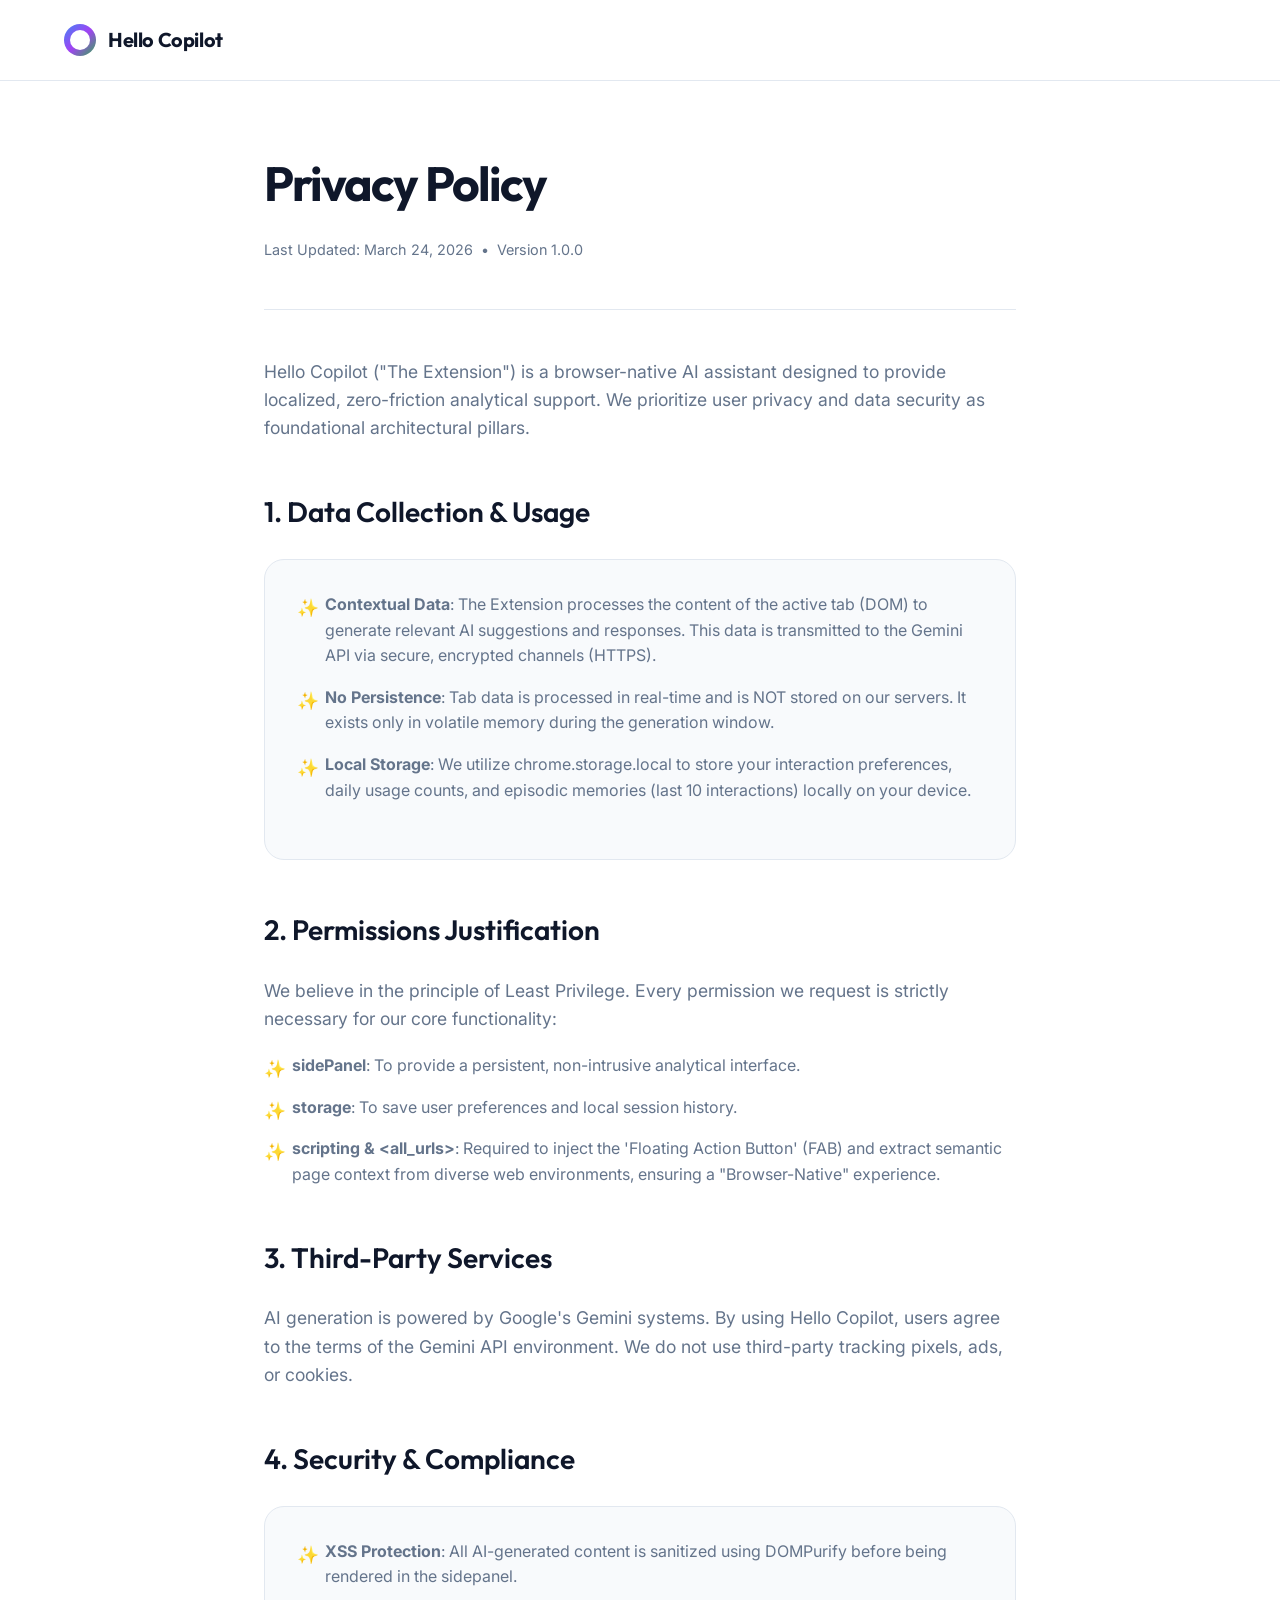
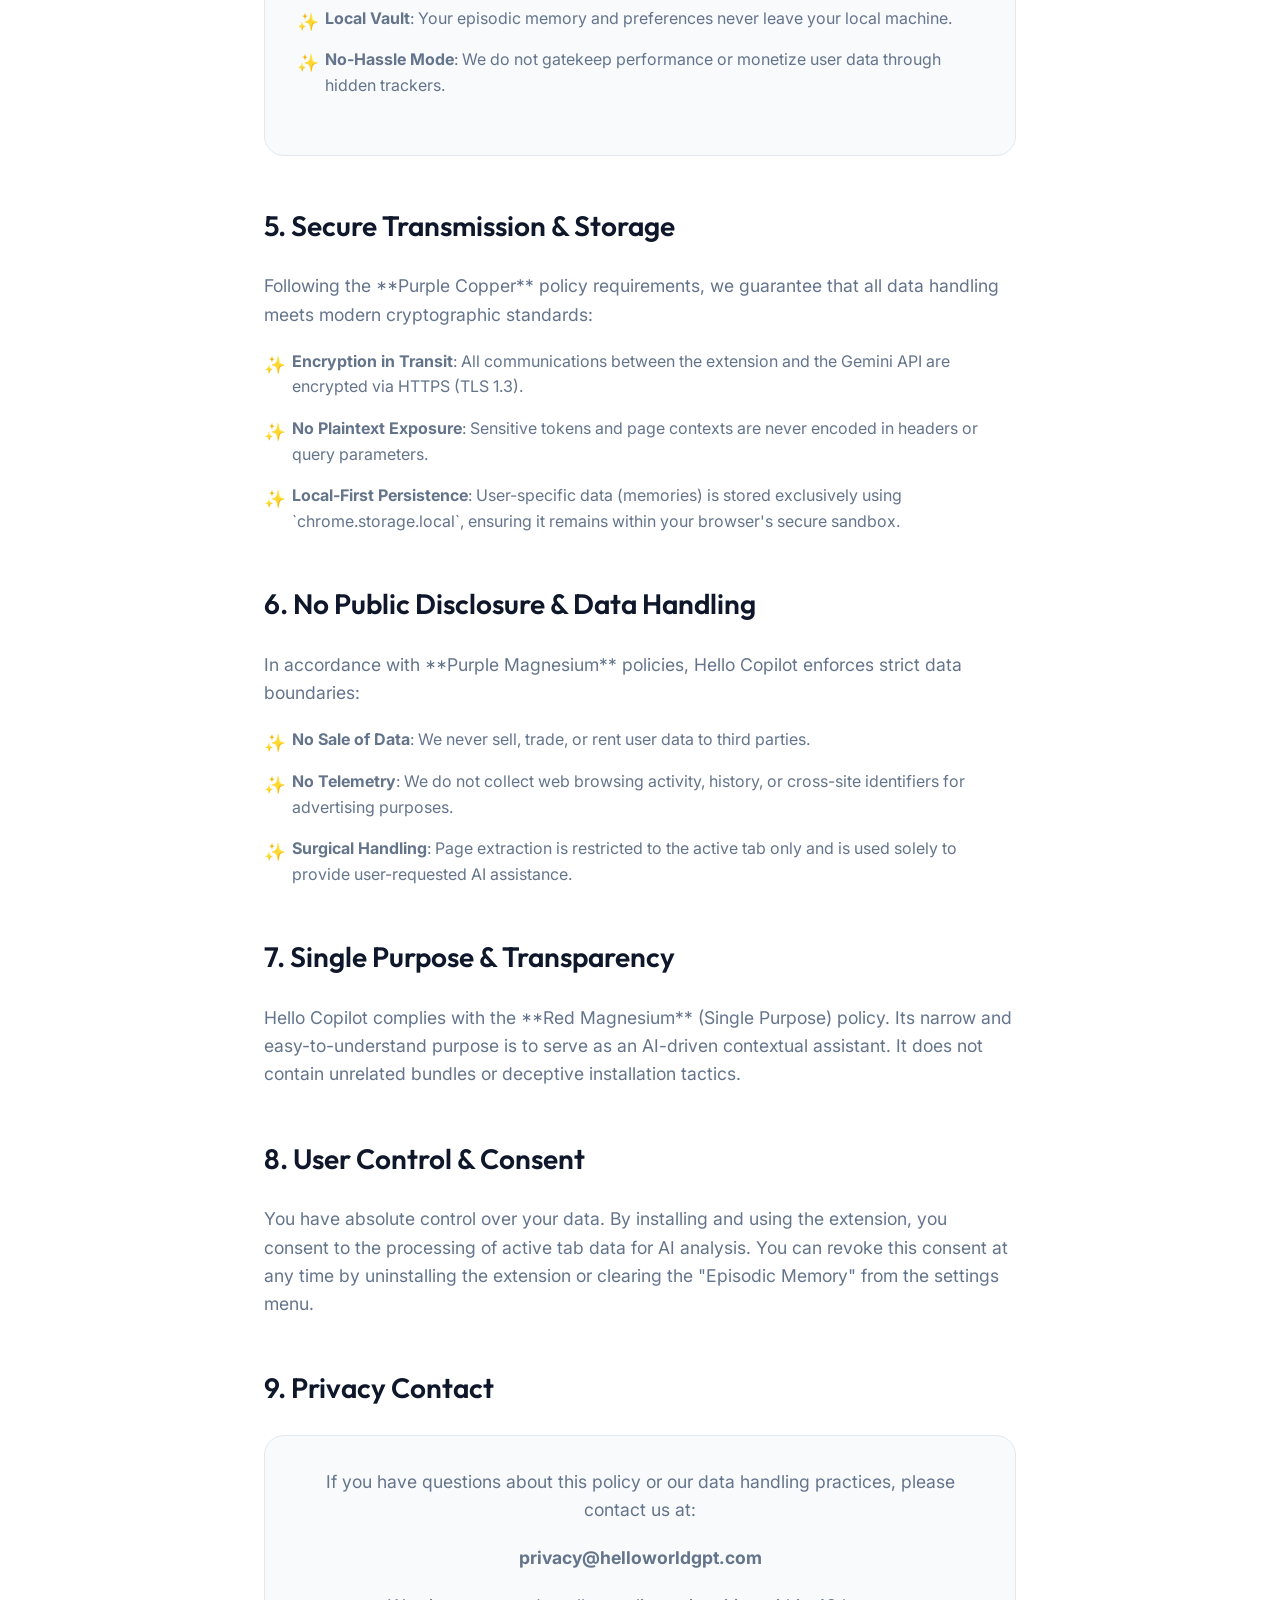
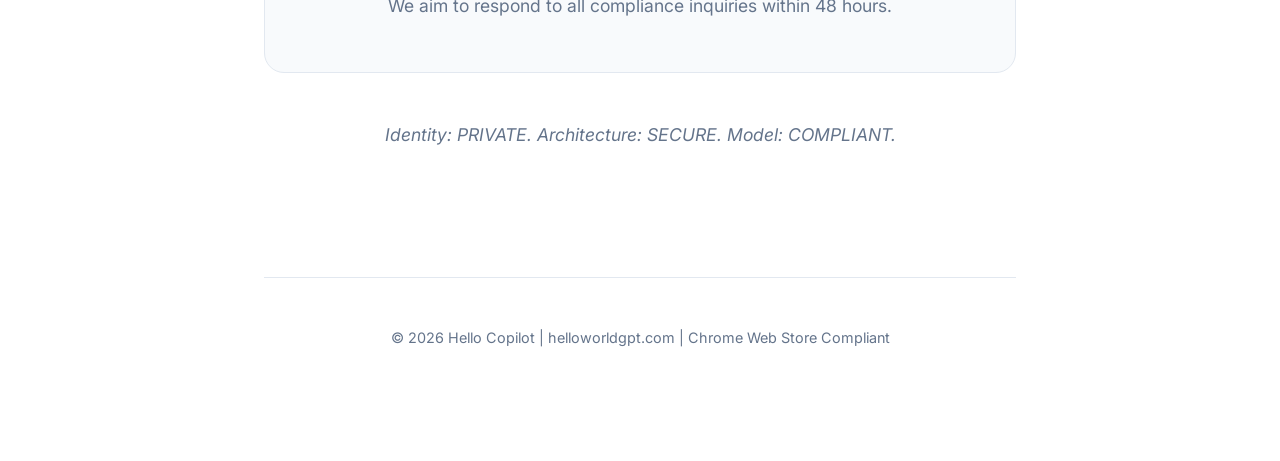
<file: docs/privacy_landing.html>
<!DOCTYPE html>
<html lang="en">

<head>
    <meta charset="UTF-8">
    <meta name="viewport" content="width=device-width, initial-scale=1.0">
    <title>Privacy Policy | Hello Copilot</title>
    <link rel="preconnect" href="https://fonts.googleapis.com">
    <link rel="preconnect" href="https://fonts.gstatic.com" crossorigin>
    <link
        href="https://fonts.googleapis.com/css2?family=Inter:wght@400;500;600&family=Outfit:wght@400;500;600;700&display=swap"
        rel="stylesheet">
    <style>
        :root {
            --bg: #ffffff;
            --surface: #f8fafc;
            --text-primary: #0f172a;
            --text-secondary: #64748b;
            --accent: #0668E1;
            --border: #e2e8f0;
            --font-main: 'Inter', system-ui, -apple-system, sans-serif;
            --font-title: 'Outfit', sans-serif;
        }

        @media (prefers-color-scheme: dark) {
            :root {
                --bg: #020617;
                --surface: #0f172a;
                --text-primary: #f8fafc;
                --text-secondary: #94a3b8;
                --border: #1e293b;
            }
        }

        * {
            margin: 0;
            padding: 0;
            box-sizing: border-box;
        }

        body {
            font-family: var(--font-main);
            background-color: var(--bg);
            color: var(--text-primary);
            line-height: 1.6;
            -webkit-font-smoothing: antialiased;
        }

        .navbar {
            padding: 24px 5%;
            display: flex;
            align-items: center;
            border-bottom: 1px solid var(--border);
            position: sticky;
            top: 0;
            z-index: 100;
            backdrop-filter: blur(12px);
            background-color: rgba(255, 255, 255, 0.8);
        }

        @media (prefers-color-scheme: dark) {
            .navbar {
                background-color: rgba(2, 6, 17, 0.8);
            }
        }

        .logo-wrap {
            display: flex;
            align-items: center;
            gap: 12px;
            text-decoration: none;
            color: var(--text-primary);
        }

        .logo-ring {
            width: 32px;
            height: 32px;
            border-radius: 50%;
            background: linear-gradient(135deg, #4285F4, #A142F4, #34A853);
            display: flex;
            align-items: center;
            justify-content: center;
            position: relative;
        }

        .logo-ring::after {
            content: '';
            position: absolute;
            inset: 6px;
            background: var(--bg);
            border-radius: 50%;
        }

        .logo-text {
            font-family: var(--font-title);
            font-weight: 700;
            font-size: 1.25rem;
            letter-spacing: -0.02em;
        }

        .container {
            max-width: 800px;
            margin: 64px auto;
            padding: 0 24px;
        }

        header {
            margin-bottom: 48px;
            border-bottom: 1px solid var(--border);
            padding-bottom: 48px;
        }

        h1 {
            font-family: var(--font-title);
            font-size: 3rem;
            font-weight: 700;
            letter-spacing: -0.04em;
            margin-bottom: 16px;
        }

        .last-updated {
            color: var(--text-secondary);
            font-size: 0.9rem;
            display: flex;
            align-items: center;
            gap: 8px;
        }

        section {
            margin-bottom: 48px;
        }

        h2 {
            font-family: var(--font-title);
            font-size: 1.75rem;
            font-weight: 600;
            margin-bottom: 24px;
            color: var(--text-primary);
        }

        p {
            margin-bottom: 20px;
            color: var(--text-secondary);
            font-size: 1.1rem;
        }

        ul {
            list-style: none;
            margin-bottom: 24px;
        }

        li {
            padding-left: 28px;
            position: relative;
            margin-bottom: 16px;
            color: var(--text-secondary);
        }

        li::before {
            content: '✨';
            position: absolute;
            left: 0;
            top: 2px;
            font-size: 1.1rem;
        }

        .card {
            background-color: var(--surface);
            border: 1px solid var(--border);
            border-radius: 20px;
            padding: 32px;
            margin-bottom: 32px;
        }

        footer {
            margin-top: 128px;
            padding: 48px 0;
            border-top: 1px solid var(--border);
            text-align: center;
            color: var(--text-secondary);
            font-size: 0.9rem;
        }

        @media (max-width: 640px) {
            h1 {
                font-size: 2.25rem;
            }

            .container {
                margin: 32px auto;
            }
        }
    </style>
</head>

<body>
    <nav class="navbar">
        <a href="/" class="logo-wrap">
            <div class="logo-ring"></div>
            <span class="logo-text">Hello Copilot</span>
        </a>
    </nav>

    <div class="container">
        <header>
            <h1>Privacy Policy</h1>
            <div class="last-updated">
                <span>Last Updated: March 24, 2026</span>
                <span>•</span>
                <span>Version 1.0.0</span>
            </div>
        </header>

        <section>
            <p>Hello Copilot ("The Extension") is a browser-native AI assistant designed to provide localized,
                zero-friction analytical support. We prioritize user privacy and data security as foundational
                architectural pillars.</p>
        </section>

        <section>
            <h2>1. Data Collection & Usage</h2>
            <div class="card">
                <ul>
                    <li><strong>Contextual Data</strong>: The Extension processes the content of the active tab (DOM) to
                        generate relevant AI suggestions and responses. This data is transmitted to the Gemini API via
                        secure, encrypted channels (HTTPS).</li>
                    <li><strong>No Persistence</strong>: Tab data is processed in real-time and is NOT stored on our
                        servers. It exists only in volatile memory during the generation window.</li>
                    <li><strong>Local Storage</strong>: We utilize chrome.storage.local to store your interaction
                        preferences, daily usage counts, and episodic memories (last 10 interactions) locally on your
                        device.</li>
                </ul>
            </div>
        </section>

        <section>
            <h2>2. Permissions Justification</h2>
            <p>We believe in the principle of Least Privilege. Every permission we request is strictly necessary for our
                core functionality:</p>
            <ul>
                <li><strong>sidePanel</strong>: To provide a persistent, non-intrusive analytical interface.</li>
                <li><strong>storage</strong>: To save user preferences and local session history.</li>
                <li><strong>scripting & &lt;all_urls&gt;</strong>: Required to inject the 'Floating Action Button' (FAB)
                    and extract semantic page context from diverse web environments, ensuring a "Browser-Native"
                    experience.</li>
            </ul>
        </section>

        <section>
            <h2>3. Third-Party Services</h2>
            <p>AI generation is powered by Google's Gemini systems. By using Hello Copilot, users agree to the terms of
                the Gemini API environment. We do not use third-party tracking pixels, ads, or cookies.</p>
        </section>

        <section>
            <h2>4. Security & Compliance</h2>
            <div class="card">
                <ul>
                    <li><strong>XSS Protection</strong>: All AI-generated content is sanitized using DOMPurify before
                        being rendered in the sidepanel.</li>
                    <li><strong>Local Vault</strong>: Your episodic memory and preferences never leave your local
                        machine.</li>
                    <li><strong>No-Hassle Mode</strong>: We do not gatekeep performance or monetize user data through
                        hidden trackers.</li>
                </ul>
            </div>
        </section>

        <section>
            <h2>5. Secure Transmission & Storage</h2>
            <p>Following the **Purple Copper** policy requirements, we guarantee that all data handling meets modern
                cryptographic standards:</p>
            <ul>
                <li><strong>Encryption in Transit</strong>: All communications between the extension and the Gemini API
                    are encrypted via HTTPS (TLS 1.3).</li>
                <li><strong>No Plaintext Exposure</strong>: Sensitive tokens and page contexts are never encoded in
                    headers or query parameters.</li>
                <li><strong>Local-First Persistence</strong>: User-specific data (memories) is stored exclusively using
                    `chrome.storage.local`, ensuring it remains within your browser's secure sandbox.</li>
            </ul>
        </section>

        <section>
            <h2>6. No Public Disclosure & Data Handling</h2>
            <p>In accordance with **Purple Magnesium** policies, Hello Copilot enforces strict data boundaries:</p>
            <ul>
                <li><strong>No Sale of Data</strong>: We never sell, trade, or rent user data to third parties.</li>
                <li><strong>No Telemetry</strong>: We do not collect web browsing activity, history, or cross-site
                    identifiers for advertising purposes.</li>
                <li><strong>Surgical Handling</strong>: Page extraction is restricted to the active tab only and is used
                    solely to provide user-requested AI assistance.</li>
            </ul>
        </section>

        <section>
            <h2>7. Single Purpose & Transparency</h2>
            <p>Hello Copilot complies with the **Red Magnesium** (Single Purpose) policy. Its narrow and
                easy-to-understand purpose is to serve as an AI-driven contextual assistant. It does not contain
                unrelated bundles or deceptive installation tactics.</p>
        </section>

        <section>
            <h2>8. User Control & Consent</h2>
            <p>You have absolute control over your data. By installing and using the extension, you consent to the
                processing of active tab data for AI analysis. You can revoke this consent at any time by uninstalling
                the extension or clearing the "Episodic Memory" from the settings menu.</p>
        </section>

        <section>
            <h2>9. Privacy Contact</h2>
            <div class="card" style="text-align: center;">
                <p>If you have questions about this policy or our data handling practices, please contact us at:</p>
                <p><strong>privacy@helloworldgpt.com</strong></p>
                <p>We aim to respond to all compliance inquiries within 48 hours.</p>
            </div>
        </section>

        <section style="text-align: center;">
            <p><em>Identity: PRIVATE. Architecture: SECURE. Model: COMPLIANT.</em></p>
        </section>

        <footer>
            &copy; 2026 Hello Copilot | helloworldgpt.com | Chrome Web Store Compliant
        </footer>
    </div>
</body>

</html>
</file>
<file: cowork/style.css>
:root {
    --bg-color: #0d1117; /* Deep Navy Space */
    --panel-bg: rgba(22, 27, 34, 0.7);
    --workspace-bg: #fdfdfd;
    --text-primary: #1a1a1a;
    --text-white: #ffffff;
    --accent-blue: #1b6ef3;
    --accent-green: #3fb950;
    --accent-red: #da3633;
    --border-color: rgba(0, 0, 0, 0.05);
    --border-glow: rgba(27, 110, 243, 0.2);
    --sidebar-bg: #161b22;
}

* {
    box-sizing: border-box;
    margin: 0;
    padding: 0;
    -webkit-font-smoothing: antialiased;
}

body {
    font-family: 'Inter', system-ui, sans-serif;
    background-color: var(--bg-color);
    color: var(--text-primary);
    min-height: 100vh;
    overflow: hidden;
}

.cowork-container {
    display: flex;
    height: 100vh;
    padding: 12px;
    gap: 12px;
}

/* Sidebar */
.sidebar {
    width: 68px;
    background-color: var(--sidebar-bg);
    border-radius: 20px;
    display: flex;
    flex-direction: column;
    justify-content: space-between;
    padding: 24px 0;
    align-items: center;
}

.logo-spark {
    font-size: 24px;
    animation: pulseGlow 3s infinite;
}

@keyframes pulseGlow {
    0%, 100% { filter: drop-shadow(0 0 0px #1b6ef3); opacity: 0.8; }
    50% { filter: drop-shadow(0 0 10px #1b6ef3); opacity: 1; }
}

.sidebar-nav {
    display: flex;
    flex-direction: column;
    gap: 20px;
}

.nav-item {
    font-size: 20px;
    color: #8b949e;
    cursor: pointer;
    padding: 12px;
    border-radius: 12px;
    transition: all 0.2s;
}

.nav-item:hover, .nav-item.active {
    background: rgba(255, 255, 255, 0.05);
    color: var(--text-white);
}

.avatar-group {
    display: flex;
    flex-direction: column;
    gap: 10px;
}

.avatar {
    width: 36px;
    height: 36px;
    border-radius: 50%;
    background: #30363d;
    color: #fff;
    display: flex;
    align-items: center;
    justify-content: center;
    font-weight: 600;
}

.avatar.ai {
    background: linear-gradient(135deg, #4285f4, #ea4335, #fbbc05, #34a853);
    padding: 2px;
}

/* Workspace Panels */
.workspace {
    flex: 1;
    display: flex;
    gap: 12px;
    background: transparent;
}

.stream-panel, .control-center {
    border-radius: 24px;
    background: var(--workspace-bg);
    display: flex;
    flex-direction: column;
    box-shadow: 0 10px 40px rgba(0, 0, 0, 0.1);
    border: 1px solid var(--border-color);
}

.stream-panel {
    flex: 1;
    max-width: 500px;
}

.control-center {
    flex: 1.5;
    background-color: #f8f9fa;
}

.panel-header {
    padding: 24px;
    border-bottom: 1px solid var(--border-color);
    display: flex;
    justify-content: space-between;
    align-items: center;
}

.panel-header h2, .panel-header h3 {
    font-family: 'Outfit', sans-serif;
    font-size: 18px;
    font-weight: 700;
}

.status-badge {
    font-size: 12px;
    font-weight: 600;
    color: var(--accent-green);
    display: flex;
    align-items: center;
    gap: 8px;
    background: #e6f4ea;
    padding: 4px 12px;
    border-radius: 20px;
}

.pulse {
    width: 8px;
    height: 8px;
    background: var(--accent-green);
    border-radius: 50%;
    display: inline-block;
    box-shadow: 0 0 5px var(--accent-green);
}

/* Message Stream */
.messages-container {
    flex: 1;
    padding: 24px;
    overflow-y: auto;
    display: flex;
    flex-direction: column;
    gap: 20px;
}

.message {
    max-width: 90%;
    display: flex;
    flex-direction: column;
    animation: botFadeIn 0.4s ease forwards;
}

.bubble {
    padding: 14px 18px;
    border-radius: 20px 20px 20px 4px;
    font-size: 14px;
    line-height: 1.6;
    background: #f1f3f4;
}

/* Input Area */
.input-area {
    padding: 24px;
    background: #fff;
    border-top: 1px solid var(--border-color);
    border-radius: 0 0 24px 24px;
    display: flex;
    align-items: center;
    gap: 12px;
    box-shadow: 0 -10px 30px rgba(0, 0, 0, 0.02);
}

.input-tools {
    display: flex;
    gap: 8px;
}

.input-tools button {
    background: none;
    border: none;
    font-size: 18px;
    cursor: pointer;
    opacity: 0.6;
    transition: opacity 0.2s;
}

.input-tools button:hover { opacity: 1; }

#chat-input {
    flex: 1;
    border: none;
    background: #f8f9fa;
    padding: 12px 20px;
    border-radius: 20px;
    font-family: inherit;
    font-size: 14px;
    outline: none;
    resize: none;
}

.send-btn {
    background: var(--accent-blue);
    color: #fff;
    border: none;
    padding: 12px;
    border-radius: 50%;
    cursor: pointer;
    transition: transform 0.2s;
}

.send-btn:hover { transform: scale(1.05); }

/* Control Center - Agentic Vision UI */
.view-viewport {
    flex: 1;
    margin: 24px;
    background: #161b22;
    border-radius: 20px;
    position: relative;
    overflow: hidden;
    display: flex;
    align-items: center;
    justify-content: center;
}

.vision-overlay {
    position: absolute;
    width: 100%;
    height: 100%;
    pointer-events: none;
    z-index: 10;
}

.scanning-beam {
    width: 100%;
    height: 2px;
    background: rgba(27, 110, 243, 0.4);
    box-shadow: 0 0 10px #1b6ef3;
    position: absolute;
    top: 0;
    animation: scanLine 4s infinite linear;
}

@keyframes scanLine {
    0% { top: 0; }
    100% { top: 100%; }
}

.marker {
    position: absolute;
    width: 24px;
    height: 24px;
    border: 1px solid #1b6ef3;
    animation: markerPulse 2s infinite ease-in-out;
}

.m1 { top: 20%; left: 30%; }
.m2 { top: 60%; left: 50%; }
.m3 { bottom: 15%; right: 25%; }

@keyframes markerPulse {
    0%, 100% { transform: scale(1); opacity: 0.2; }
    50% { transform: scale(1.5); opacity: 0.6; }
}

.placeholder-content {
    text-align: center;
    color: #8b949e;
}

.placeholder-content .icon { font-size: 48px; margin-bottom: 20px; }
.placeholder-content h4 { color: #fff; margin-bottom: 8px; }

.execution-log {
    padding: 0 24px 24px;
}

.execution-log h4 {
    font-size: 13px;
    font-weight: 700;
    margin-bottom: 12px;
    color: var(--text-primary);
}

#task-list {
    list-style: none;
    display: flex;
    flex-direction: column;
    gap: 8px;
}

#task-list li {
    font-size: 13px;
    padding: 10px 16px;
    border-radius: 10px;
    background: #fff;
    border: 1px solid var(--border-color);
}

#task-list li.completed {
    color: var(--accent-green);
    background: #f0fff4;
    border-color: #dcfce7;
}

#task-list li.active {
    font-weight: 600;
    border-color: var(--accent-blue);
    background: #f0f7ff;
    position: relative;
}

#task-list li.pending { color: #8b949e; }

/* Control Center Footer Actions */
.action-footer {
    padding: 24px;
    display: flex;
    justify-content: flex-end;
    gap: 12px;
    border-top: 1px solid var(--border-color);
}

.btn-action {
    background: transparent;
    border: 1px solid var(--border-color);
    padding: 10px 20px;
    border-radius: 40px;
    font-weight: 600;
    cursor: pointer;
}

.btn-primary {
    background: var(--accent-blue);
    color: #fff;
    border: none;
    padding: 10px 30px;
    border-radius: 40px;
    font-weight: 600;
    cursor: pointer;
}

@keyframes botFadeIn {
    from { opacity: 0; transform: translateX(-10px); }
    to { opacity: 1; transform: translateX(0); }
}
</file>
